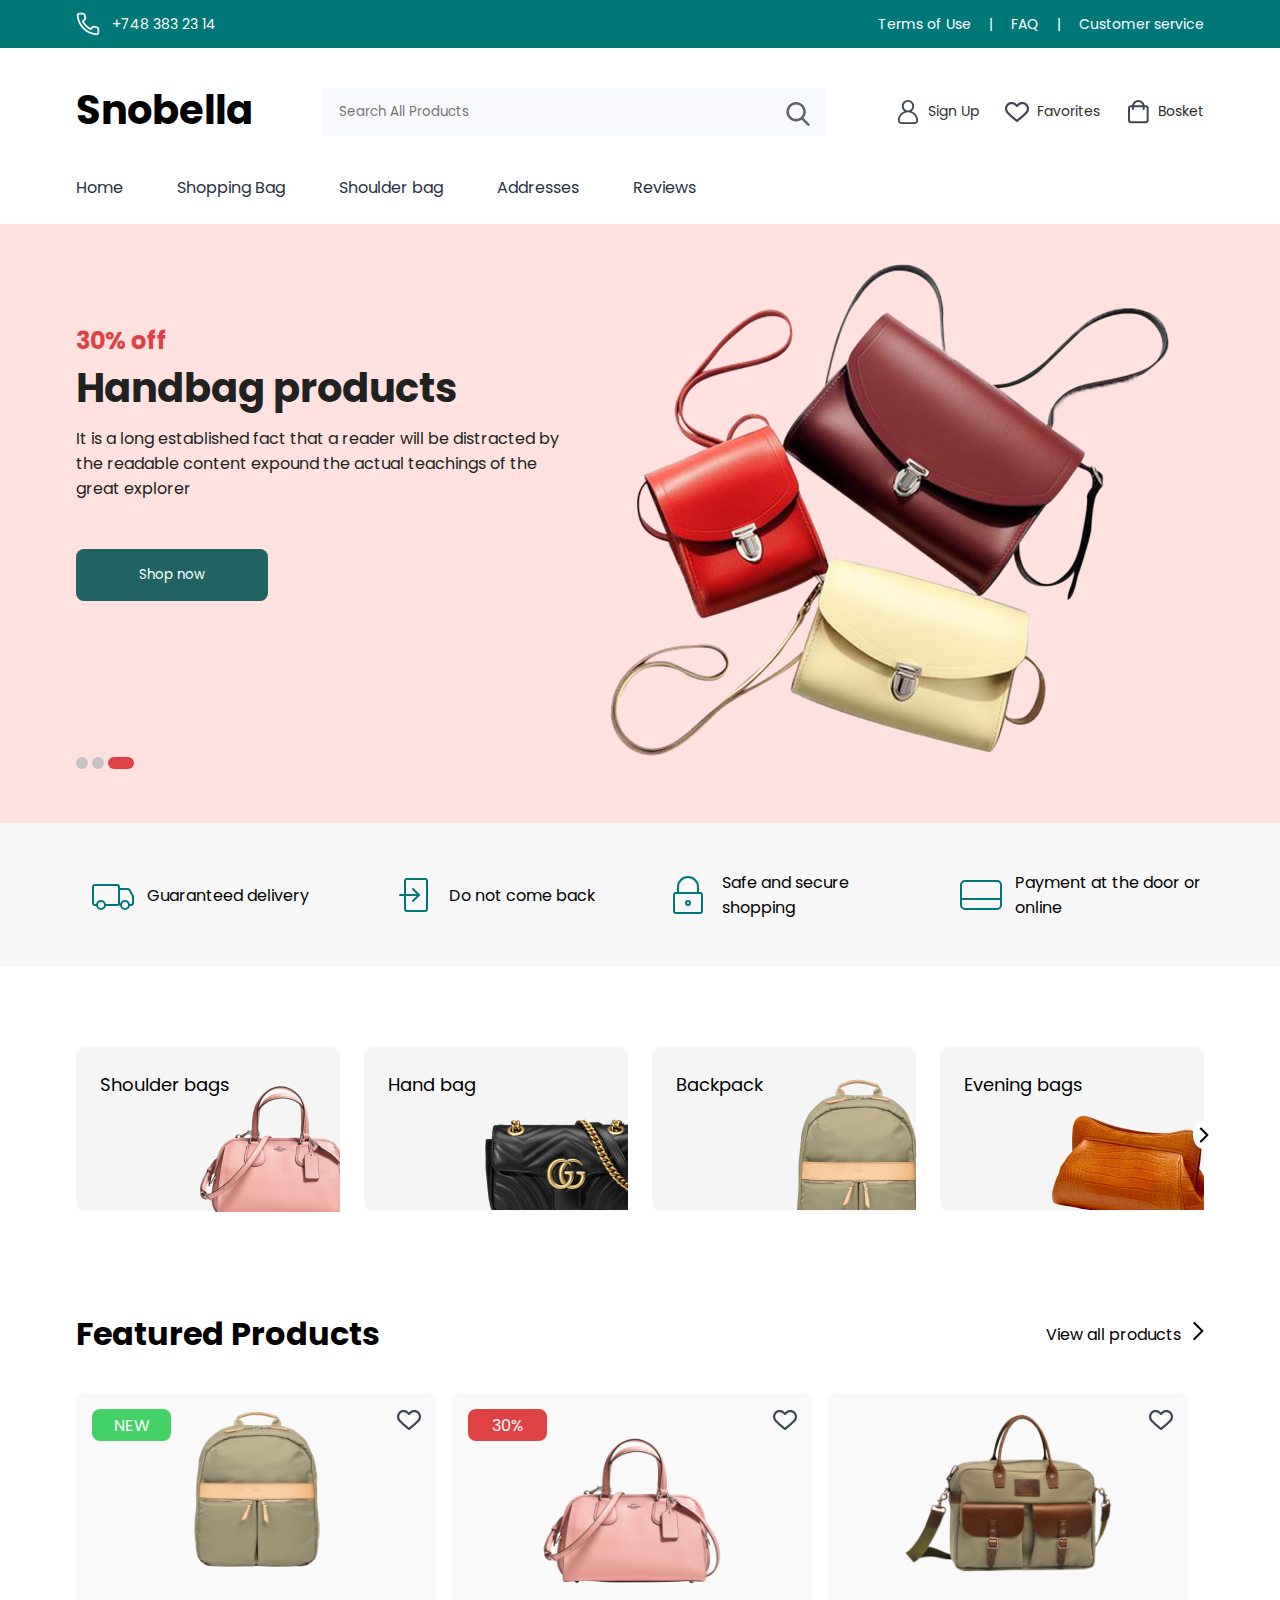
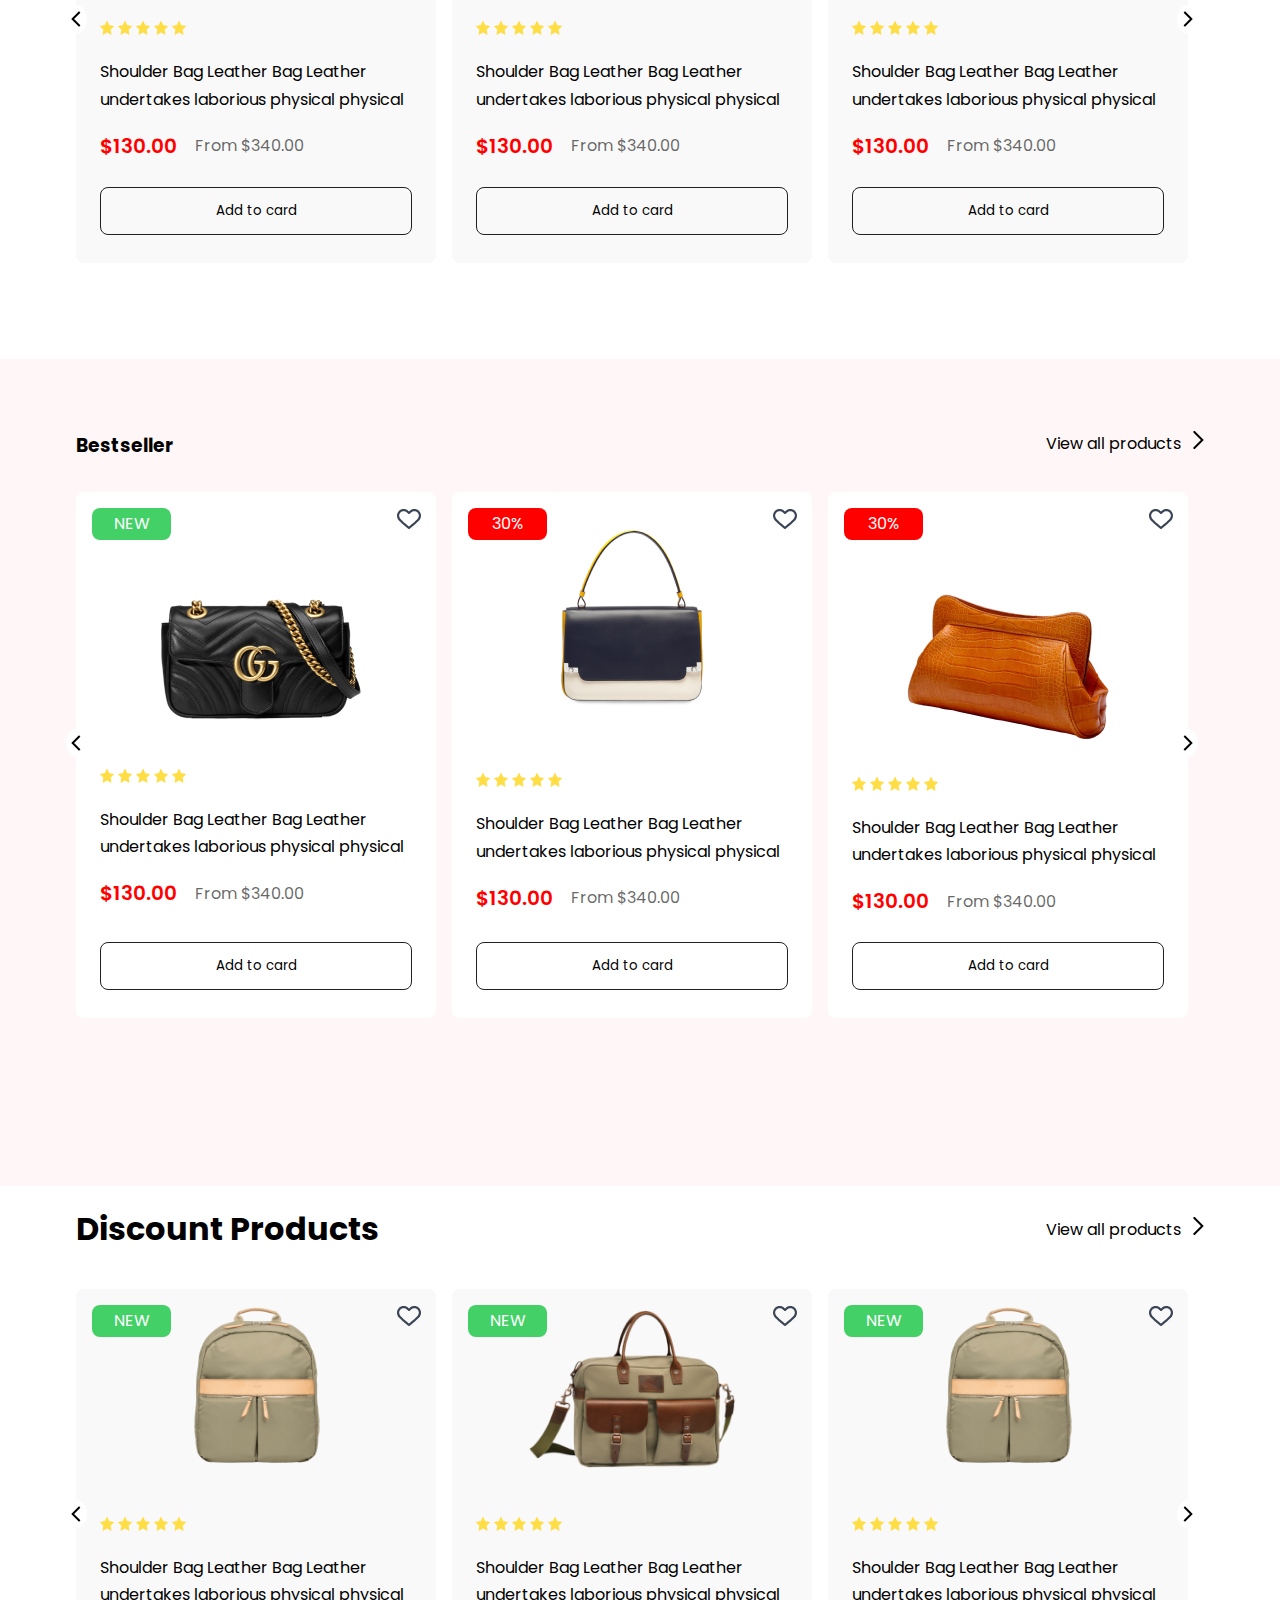
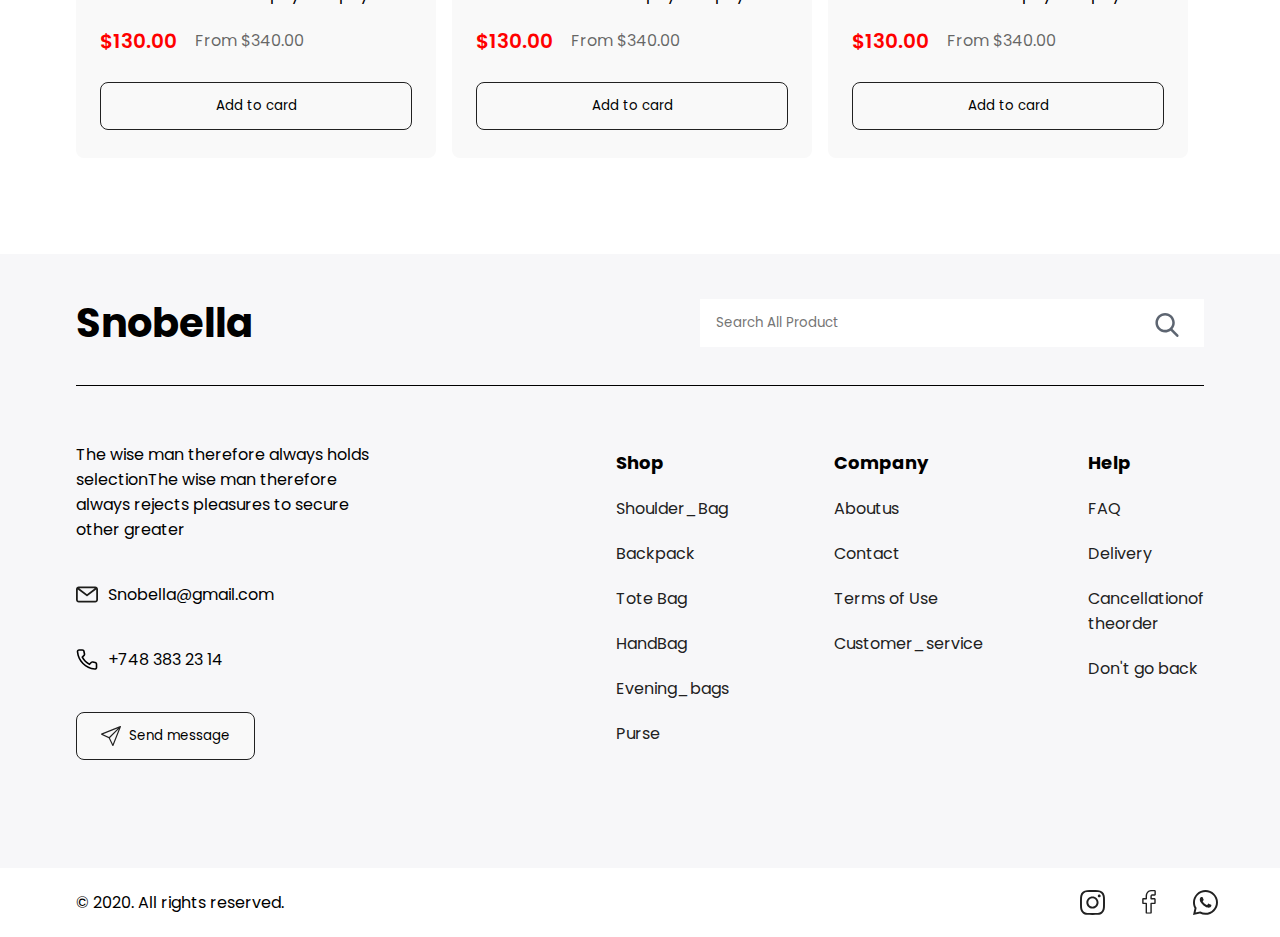
<file: index.html>
<!DOCTYPE html>
<html lang="en">

<head>
    <meta charset="UTF-8">
    <meta name="viewport" content="width=device-width, initial-scale=1.0">
    <title>Document</title>
    <link rel="preconnect" href="https://fonts.googleapis.com">
<link rel="preconnect" href="https://fonts.gstatic.com" crossorigin>
<link href="https://fonts.googleapis.com/css2?family=Poppins:ital,wght@0,100;0,200;0,300;0,400;0,500;0,600;0,700;0,800;0,900;1,100;1,200;1,300;1,400;1,500;1,600;1,700;1,800;1,900&display=swap" rel="stylesheet">
    <link rel="stylesheet" href="https://cdnjs.cloudflare.com/ajax/libs/font-awesome/6.5.1/css/all.min.css">
    <link rel="stylesheet" href="/assets/css/main.css">
</head>

<body>
    <header>
        <section class="topnav">
            <div class="container first">
                <div class="leftSide">
                    <img src="./assets/images/homeImg/icons/phone-call (3) 1.svg" alt="">
                    <p>+748 383 23 14</p>
                </div>
                <div class="rightSide">
                    <a href="">Terms of Use</a>
                    <div>|</div>
                    <a href="">FAQ</a>
                    <div>|</div>
                    <a href="">Customer service</a>
                </div>
            </div>
        </section>
        <section class="centernav">
            <div class="container second">
                <div class="centerTop">
                    <h1>Snobella</h1>
                    <div class="bar">
                        <input type="text" placeholder="Search All Products">
                        <img class="search" src="./assets/images/homeImg/icons/search 1.svg" alt="">
                    </div>


                    <div class="login">
                        <div>
                            <img src="./assets/images/homeImg/icons/avatar 1 (1).svg" alt="">
                            <p><a href="">Sign Up</a></p>
                        </div>
                        <div>
                            <img src="./assets/images/homeImg/icons/heart (2).svg" alt="">
                            <p><a href="./favorites.html">Favorites</a></p>
                        </div>
                        <div>
                            <img src="./assets/images/homeImg/icons/bag.svg" alt="">
                            <p><a href="">Bosket</a></p>
                        </div>
                        <i class="fa-solid fa-bars"></i>
                    </div>
                  
                </div>
                <div class="centerBottom">
                    <a href="./index.html">Home</a>
                    <a href="./shopping.html">Shopping Bag</a>
                    <a href="./shoulderbag.html">Shoulder bag</a>
                    <a href="./addresses.html">Addresses</a>
                    <a href="./reviews.html">Reviews</a>
                    <a class="pages" href="">Pages <i class='fas fa-chevron-down'></i></a>
                </div>
            </div>
        </section>
        <section class="mainnav">
             <div class="container formain">
               <div class="rightTexts">
                <h3>30% off</h3>
                <h2>Handbag products</h2>
                <p>It is a long established fact that a reader will be distracted by the readable content expound the actual teachings of the great explorer</p>
                <button>Shop now</button>
                <div class="ellipse">
                    <img src="./assets/images/homeImg/icons/Ellipse 24.svg" alt="">
                    <img src="./assets/images/homeImg/icons/Ellipse 24.svg" alt="">
                    <img src="./assets/images/homeImg/icons/Rectangle 890.svg" alt="">
                </div>
               </div>
               <div class="mainBg">
                <img src="./assets/images/homeImg/7771326b48a2887aa224f1621090d07b 1.png" alt="">
               </div>
             </div>
        </section>
        <section class="bottomnav">
             <div class="container forservices">
                 <div class="servicess">
                    <div class="service">
                        <img src="./assets/images/homeImg/icons/transport 1.svg" alt="">
                        <p>Guaranteed delivery</p>
                    </div>
                    <div class="service">
                        <img src="./assets/images/homeImg/icons/entrance.svg" alt="">
                        <p>Do not come back</p>
                    </div>
                    <div class="service">
                        <img src="./assets/images/homeImg/icons/lock-alt.svg" alt="">
                        <p>Safe and secure shopping</p>
                    </div>
                    <div class="service">
                        <img src="./assets/images/homeImg/icons/credit-card.svg" alt="">
                        <p>Payment at the door or online</p>
                    </div>
                 </div>
             </div>
        </section>
    </header>
    <section class="crossPage">
        <div class="container">
            <div class="items">
                <div class="item item1">
                    <p>Shoulder bags</p>
                    <img src="./assets/images/homeImg/kisspng-handbag-satchel-leather-coach-inc-tapestry-5adb94da175541 1.png" alt="">
                </div>
                <div class="item item2">
                    <p>Hand bag</p>
                    <img src="./assets/images/homeImg/kisspng-chanel-gucci-handbag-wallet-sell-my-gucci-bag-www-pixshark-com-images-galler-5b7def98c254a0 1.png" alt="">
                </div>
                <div class="item item3">
                    <p>Backpack</p>
                    <img src="./assets/images/homeImg/kisspng-bag-laptop-backpack-knomo-beauchamp-5b0bf6a37cde46 9.png" alt="">
                </div>
                <div class="item item4">
                    <p>Evening bags</p>
                    <img src="./assets/images/homeImg/5a34e83495d908 1.png" alt="">
                </div>
                <img src="./assets/images/homeImg/icons/Vector (2).svg" alt="" class="arrow">
            </div>
        </div>
           
    </section>
    <section id="products">
        <div class="container forproducts">
            <div class="producttop">
                <h3>Featured Products</h3>
                <p>View all products <img src="./assets/images/homeImg/icons/Vector (2).svg" alt=""></p>
            </div>
            <div class="productcards">
                <div class="card">
                   <img src="./assets/images/homeImg/icons/Vector (3).svg" alt="" class="arrow2">
                    <div class="new">NEW</div>
                    <div class="backbag">
                        <img class="" src="./assets/images/homeImg/kisspng-bag-laptop-backpack-knomo-beauchamp-5b0bf6a37cde46 7.png" alt="">
                        
                    </div>
                    

                    <div class="like">
                        <img src="./assets/images/homeImg/icons/heart (2).svg" alt="">
                    </div>
                    <div class="content">
                        <div class="stars">
                            <img src="./assets/images/homeImg/icons/star.svg" alt="">
                            <img src="./assets/images/homeImg/icons/star.svg" alt="">
                            <img src="./assets/images/homeImg/icons/star.svg" alt="">
                            <img src="./assets/images/homeImg/icons/star.svg" alt="">
                            <img src="./assets/images/homeImg/icons/star.svg" alt="">
                        </div>
                        <p>Shoulder Bag Leather Bag Leather 
                            undertakes laborious physical physical </p>
                            <h6>$130.00 <span> From $340.00</span></h6>

                    </div>
                    <button>Add to card</button>
                </div>
                <div class="card">
                    <div class="red">30%

                    </div>
                    <div class="backbag">
                        <img class="" src="./assets/images/homeImg/kisspng-handbag-satchel-leather-coach-inc-tapestry-5adb94da175541 2.png" alt="">

                    </div>
                   

                    <div class="like">
                        <img src="./assets/images/homeImg/icons/heart (2).svg" alt="">
                    </div>
                    <div class="content">
                        <div class="stars">
                            <img src="./assets/images/homeImg/icons/star.svg" alt="">
                            <img src="./assets/images/homeImg/icons/star.svg" alt="">
                            <img src="./assets/images/homeImg/icons/star.svg" alt="">
                            <img src="./assets/images/homeImg/icons/star.svg" alt="">
                            <img src="./assets/images/homeImg/icons/star.svg" alt="">
                        </div>
                        <p>Shoulder Bag Leather Bag Leather 
                            undertakes laborious physical physical </p>
                            <h6>$130.00 <span> From $340.00</span></h6>

                    </div>
                    <button>Add to card</button>
                </div>
                <div class="card">
                    
                    <div class="backbag">
                        <img class="" src="./assets/images/homeImg/kisspng-handbag-baggage-hand-luggage-leather-women-bag-5acd4069b62017 1.png" alt="">
                        
                    </div>
                   

                    <div class="like">
                        <img src="./assets/images/homeImg/icons/heart (2).svg" alt="">
                    </div>
                    <div class="content">
                        <div class="stars">
                            <img src="./assets/images/homeImg/icons/star.svg" alt="">
                            <img src="./assets/images/homeImg/icons/star.svg" alt="">
                            <img src="./assets/images/homeImg/icons/star.svg" alt="">
                            <img src="./assets/images/homeImg/icons/star.svg" alt="">
                            <img src="./assets/images/homeImg/icons/star.svg" alt="">
                        </div>
                        <p>Shoulder Bag Leather Bag Leather 
                            undertakes laborious physical physical </p>
                            <h6>$130.00  <span> From $340.00</span></h6>

                    </div>
                    <button>Add to card</button>
                <img src="./assets/images/homeImg/icons/Vector (2).svg" alt="" class="arrow">

                </div>
                
            </div>

        </div>

    </section>
    <section id="productstwo">
        <div class="container forproductstwo">
            <div class="producttoptwo">
                <h3>Bestseller</h3>
                <p>View all products  <img src="./assets/images/homeImg/icons/Vector (2).svg" alt=""></p>
            </div>
            <div class="productcards">
                <div class="cardtwo">
                    <div class="new">NEW

                    </div>
                   <img src="./assets/images/homeImg/icons/Vector (3).svg" alt="" class="arrow2">

                    <div class="bag1">
                        <img  src="./assets/images/homeImg/kisspng-chanel-gucci-handbag-wallet-sell-my-gucci-bag-www-pixshark-com-images-galler-5b7def98c254a0 2.png" alt="">

                    </div>
                   

                    <div class="like">
                        <img src="./assets/images/homeImg/icons/heart (2).svg" alt="">
                    </div>
                    <div class="content">
                        <div class="stars">
                            <img src="./assets/images/homeImg/icons/star.svg" alt="">
                            <img src="./assets/images/homeImg/icons/star.svg" alt="">
                            <img src="./assets/images/homeImg/icons/star.svg" alt="">
                            <img src="./assets/images/homeImg/icons/star.svg" alt="">
                            <img src="./assets/images/homeImg/icons/star.svg" alt="">
                        </div>
                        <p>Shoulder Bag Leather Bag Leather 
                            undertakes laborious physical physical </p>
                            <h6>$130.00 <span> From $340.00</span></h6>

                    </div>
                    <button>Add to card</button>
                </div>
                <div class="cardtwo">
                    <div class="red">30%

                    </div>
                    <div class="bag2">
                        <img class="" src="./assets/images/homeImg/kisspng-lancel-handbag-leather-clothing-accessories-women-bag-5abc8960466306 1.png" alt="">

                    </div>
                   

                    <div class="like">
                        <img src="./assets/images/homeImg/icons/heart (2).svg" alt="">
                    </div>
                    <div class="content">
                        <div class="stars">
                            <img src="./assets/images/homeImg/icons/star.svg" alt="">
                            <img src="./assets/images/homeImg/icons/star.svg" alt="">
                            <img src="./assets/images/homeImg/icons/star.svg" alt="">
                            <img src="./assets/images/homeImg/icons/star.svg" alt="">
                            <img src="./assets/images/homeImg/icons/star.svg" alt="">
                        </div>
                        <p>Shoulder Bag Leather Bag Leather 
                            undertakes laborious physical physical </p>
                            <h6>$130.00 <span> From $340.00</span></h6>

                    </div>
                    <button>Add to card</button>
                </div>
                <div class="cardtwo">
                    <div class="red">30%

                    </div>
                    <img src="./assets/images/homeImg/icons/Vector (2).svg" alt="" class="arrow">

                    <div class="bag3">
                        <img class="" src="./assets/images/homeImg/5a34e83495d908 2.png" alt="">

                    </div>
                   

                    <div class="like">
                        <img src="./assets/images/homeImg/icons/heart (2).svg" alt="">
                    </div>
                    <div class="content">
                        <div class="stars">
                            <img src="./assets/images/homeImg/icons/star.svg" alt="">
                            <img src="./assets/images/homeImg/icons/star.svg" alt="">
                            <img src="./assets/images/homeImg/icons/star.svg" alt="">
                            <img src="./assets/images/homeImg/icons/star.svg" alt="">
                            <img src="./assets/images/homeImg/icons/star.svg" alt="">
                        </div>
                        <p>Shoulder Bag Leather Bag Leather 
                            undertakes laborious physical physical </p>
                            <h6>$130.00 <span> From $340.00</span></h6>

                    </div>
                    <button>Add to card</button>
                </div>
            </div>

        </div>

    </section>
    <section>
        <div class="container forproducts">
            <div class="producttop">
                <h3>Discount Products</h3>
                <p>View all products  <img src="./assets/images/homeImg/icons/Vector (2).svg" alt=""></p>
                
            </div>
            <div class="productcards">
                <div class="card">
                <img src="./assets/images/homeImg/icons/Vector (3).svg" alt="" class="arrow2">
                    
                    <div class="new">NEW

                    </div>
                    <div class="backbag">
                        <img class="" src="./assets/images/homeImg/kisspng-bag-laptop-backpack-knomo-beauchamp-5b0bf6a37cde46 7.png" alt="">

                    </div>
                   

                    <div class="like">
                        <img src="./assets/images/homeImg/icons/heart (2).svg" alt="">
                    </div>
                    <div class="content">
                        <div class="stars">
                            <img src="./assets/images/homeImg/icons/star.svg" alt="">
                            <img src="./assets/images/homeImg/icons/star.svg" alt="">
                            <img src="./assets/images/homeImg/icons/star.svg" alt="">
                            <img src="./assets/images/homeImg/icons/star.svg" alt="">
                            <img src="./assets/images/homeImg/icons/star.svg" alt="">
                        </div>
                        <p>Shoulder Bag Leather Bag Leather 
                            undertakes laborious physical physical </p>
                            <h6>$130.00 <span> From $340.00</span></h6>

                    </div>
                    <button>Add to card</button>
                </div>
                <div class="card">
                    <div class="new">NEW

                    </div>
                    <div class="backbag">
                        <img class="" src="./assets/images/homeImg/kisspng-handbag-baggage-hand-luggage-leather-women-bag-5acd4069b62017 1.png" alt="">


                    </div>
                   
                    <div class="like">
                        <img src="./assets/images/homeImg/icons/heart (2).svg" alt="">
                    </div>
                    <div class="content">
                        <div class="stars">
                            <img src="./assets/images/homeImg/icons/star.svg" alt="">
                            <img src="./assets/images/homeImg/icons/star.svg" alt="">
                            <img src="./assets/images/homeImg/icons/star.svg" alt="">
                            <img src="./assets/images/homeImg/icons/star.svg" alt="">
                            <img src="./assets/images/homeImg/icons/star.svg" alt="">
                        </div>
                        <p>Shoulder Bag Leather Bag Leather 
                            undertakes laborious physical physical </p>
                            <h6>$130.00 <span> From $340.00</span></h6>

                    </div>
                    <button>Add to card</button>
                </div>
                <div class="card">
                <img src="./assets/images/homeImg/icons/Vector (2).svg" alt="" class="arrow">
                    <div class="new">NEW

                    </div>
                    <div class="backbag">
                        <img class="" src="./assets/images/homeImg/kisspng-bag-laptop-backpack-knomo-beauchamp-5b0bf6a37cde46 7.png" alt="">

                    </div>
                    
                


                    <div class="like">
                        <img src="./assets/images/homeImg/icons/heart (2).svg" alt="">
                    </div>
                    <div class="content">
                        <div class="stars">
                            <img src="./assets/images/homeImg/icons/star.svg" alt="">
                            <img src="./assets/images/homeImg/icons/star.svg" alt="">
                            <img src="./assets/images/homeImg/icons/star.svg" alt="">
                            <img src="./assets/images/homeImg/icons/star.svg" alt="">
                            <img src="./assets/images/homeImg/icons/star.svg" alt="">
                        </div>
                        <p>Shoulder Bag Leather Bag Leather 
                            undertakes laborious physical physical </p>
                            <h6>$130.00 <span> From $340.00</span></h6>

                    </div>
                    <button>Add to card</button>
                </div>
            </div>

        </div>

    </section>
    <footer>
        <div class="container">
            <div class="companents">
                <div class="top">
                    <h1>Snobella</h1>
                   <div class="bar">
                    <input type="text" placeholder="Search All Product">
                    <img class="search" src="./assets/images/homeImg/icons/search 1.svg" alt="">
                   </div>
                </div>
                <div class="center">
                  <div class="info">
                    <p>The wise man therefore always holds selectionThe wise man therefore always rejects pleasures to secure other greater</p>
                    <p><img src="./assets/images/homeImg/icons/email (3) 1.svg" alt=""> Snobella@gmail.com</p>
                    <p><img src="./assets/images/homeImg/icons/Vector (1).svg" alt=""> +748 383 23 14</p>
                    <button>
                        <img src="./assets/images/homeImg/icons/send 1.svg" alt="">
                        <p>Send message</p>
                    </button>
                 </div>
                <div class="pages">
                    <div class="shop">
                        <h3>Shop</h3>
                        <a href="">Shoulder_Bag</a>
                        <a href="">Backpack</a>
                        <a href="">Tote Bag</a>
                        <a href="">HandBag</a>
                        <a href="">Evening_bags</a>
                        <a href="">Purse</a>
                   </div>
                   <div class="company">
                       <h3>Company</h3>
                       <a href="">Aboutus</a>
                       <a href="">Contact</a>
                       <a href="">Terms of Use</a>
                       <a href="">Customer_service</a>
                    </div>
                      <div class="help">
                       <h3>Help</h3>
                       <a href="">FAQ</a>
                       <a href="">Delivery</a>
                       <a href="">Cancellationof theorder</a>
                       <a href="">Don't go back</a>
                      </div>
                </div>
                </div>
               
            </div>
        </div>
    </footer>
    <div class="container">
           <div class="bottom">
            <p>© 2020. All rights reserved.</p>
            <div>
             <img src="./assets/images/homeImg/icons/instagram (1).svg" alt="">
             <img src="./assets/images/homeImg/icons/facebook (6).svg" alt="">
             <img src="./assets/images/homeImg/icons/whatsapp.svg" alt="">
            </div>
           </div>
    </div>
</body>

</html>
</file>
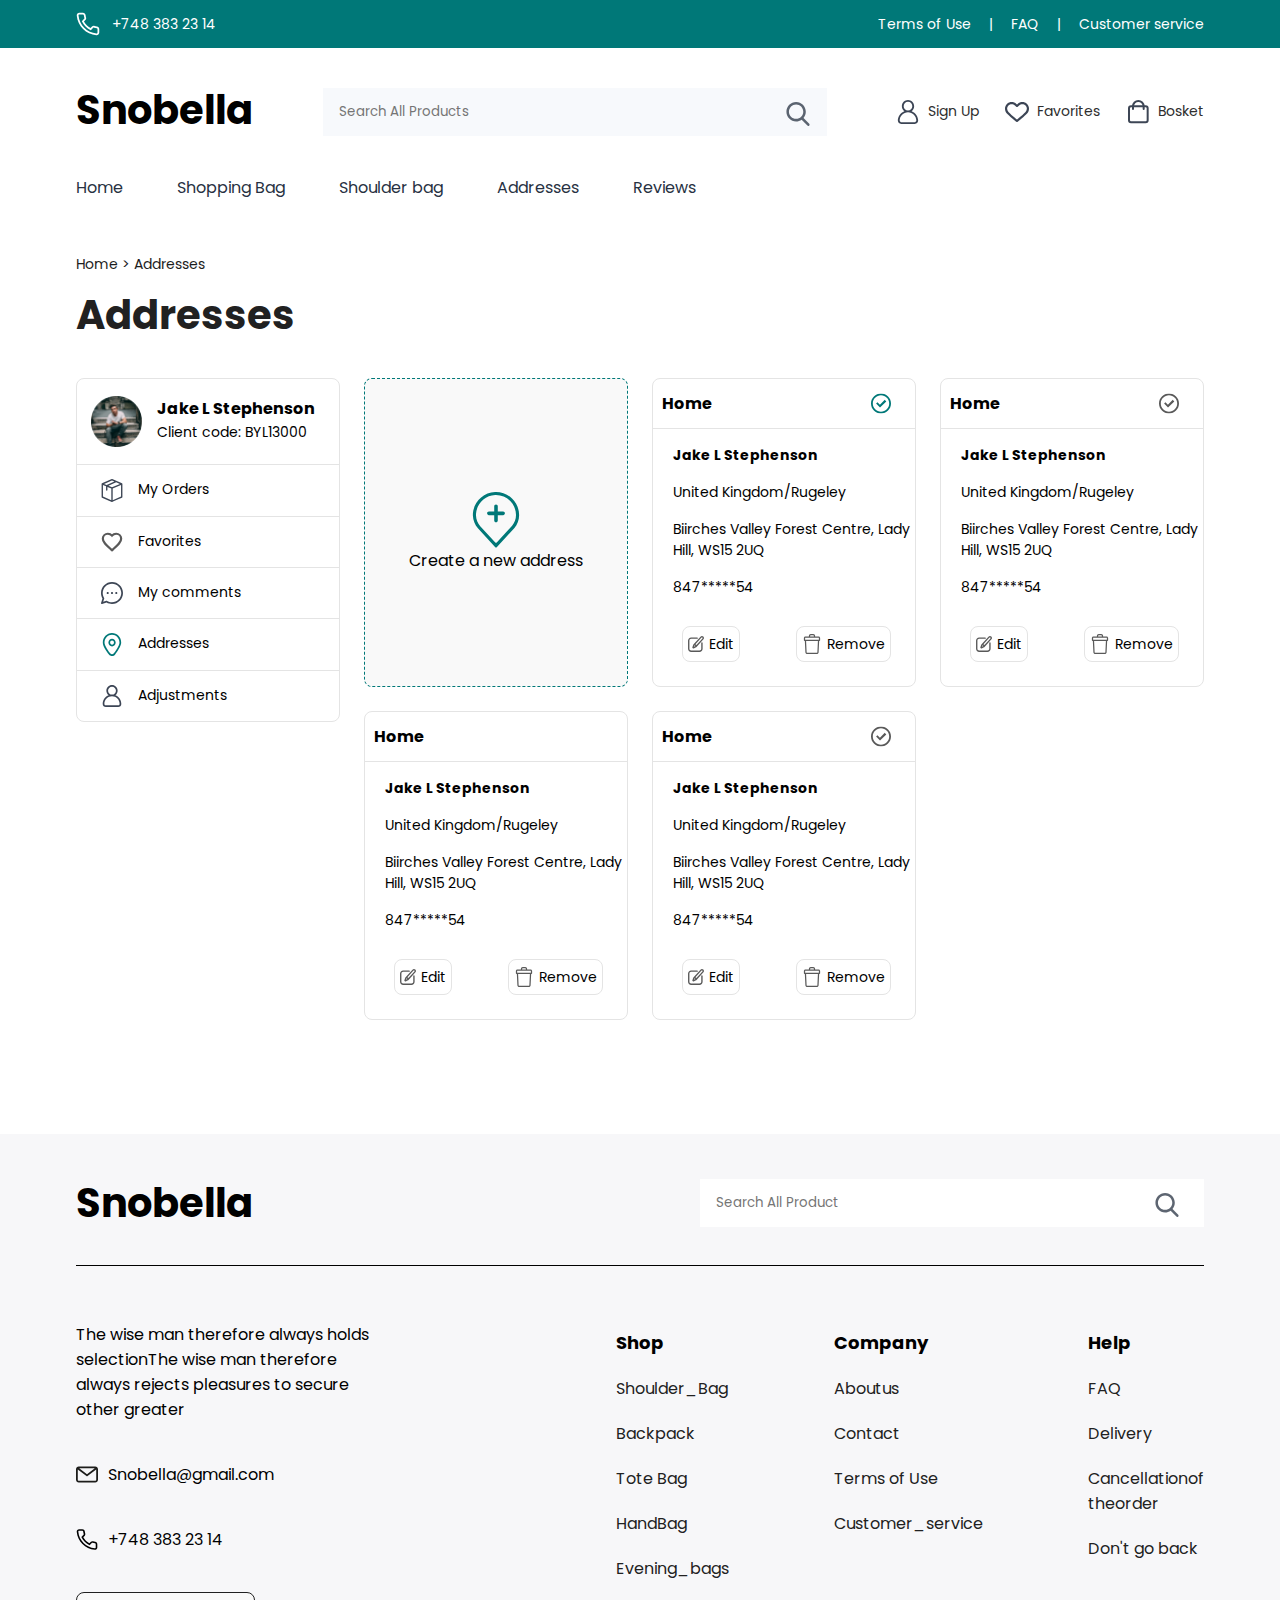
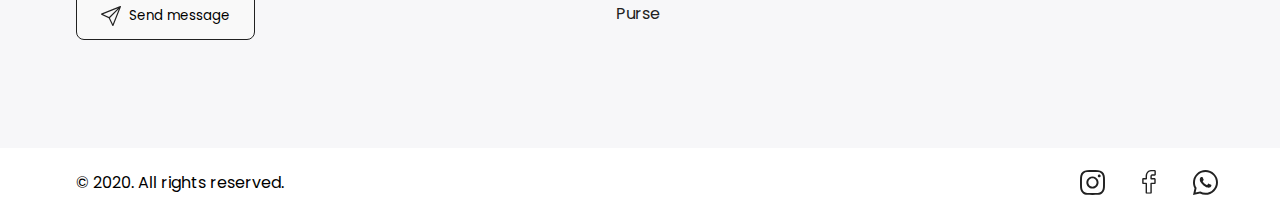
<file: addresses.html>
<!DOCTYPE html>
<html lang="en">

<head>
    <meta charset="UTF-8">
    <meta name="viewport" content="width=device-width, initial-scale=1.0">
    <title>Document</title>
    <link
        href="https://fonts.googleapis.com/css2?family=Poppins:ital,wght@0,100;0,200;0,300;0,400;0,500;0,600;0,700;0,800;0,900;1,100;1,200;1,300;1,400;1,500;1,600;1,700;1,800;1,900&display=swap"
        rel="stylesheet">
    <link rel="stylesheet" href="https://cdnjs.cloudflare.com/ajax/libs/font-awesome/6.5.1/css/all.min.css">


    <link rel="stylesheet" href="./assets/css/main.css">
</head>

<body>
    <header>
        <section class="topnav">
            <div class="container first">
                <div class="leftSide">
                    <img src="./assets/images/homeImg/icons/phone-call (3) 1.svg" alt="">
                    <p>+748 383 23 14</p>
                </div>
                <div class="rightSide">
                    <a href="">Terms of Use</a>
                    <div>|</div>
                    <a href="">FAQ</a>
                    <div>|</div>
                    <a href="">Customer service</a>
                </div>
            </div>
        </section>
        <section class="centernav">
            <div class="container second">
                <div class="centerTop">
                    <h1>Snobella</h1>
                    <div class="bar">
                        <input type="text" placeholder="Search All Products">
                        <img class="search" src="./assets/images/homeImg/icons/search 1.svg" alt="">
                    </div>


                    <div class="login">
                        <div>
                            <img src="./assets/images/homeImg/icons/avatar 1 (1).svg" alt="">
                            <p><a href="">Sign Up</a></p>
                        </div>
                        <div>
                            <img src="./assets/images/homeImg/icons/heart (2).svg" alt="">
                            <p><a href="./favorites.html">Favorites</a></p>
                        </div>
                        <div>
                            <img src="./assets/images/homeImg/icons/bag.svg" alt="">
                            <p><a href="">Bosket</a></p>
                        </div>
                        <i class="fa-solid fa-bars"></i>
                    </div>

                </div>
                <div class="centerBottom">

                    <a href="./index.html">Home</a>
                    <a href="./shopping.html">Shopping Bag</a>
                    <a href="./shoulderbag.html">Shoulder bag</a>
                    <a href="./addresses.html">Addresses</a>
                    <a class="pages" href="">Pages</a>
                    <a href="./reviews.html">Reviews</a>
                </div>
            </div>
        </section>
        <div class="container forsholder">
            <div class="sholder">
                <p>Home > Addresses</p>
                <h2>Addresses</h2>
            </div>

        </div>
    </header>
    <section>
        <div class="container foraddresses">
            <div class="client">
                <div class="leftbox">
                    <div class="clientdesc">
                        <img src="./assets/images/homeImg/Ellipse 33.png" alt="">
                        <div class="jake">
                            <h6>Jake L Stephenson</h6>
                            <p>Client code: BYL13000</p>
                        </div>
                    </div>
                    <div class="info">
                        <img src="./assets/images/homeImg/icons/box (1) 1.svg" alt="">
                        <p>My Orders</p>
                    </div>
                    <div class="info">
                        <img src="./assets/images/homeImg/icons/favourite1.svg" alt="">
                        <p>Favorites</p>
                    </div>
                    <div class="info">
                        <img src="./assets/images/homeImg/icons/messenger 1.svg" alt="">
                        <p>My comments</p>
                    </div>
                    <div class="info">
                        <img src="./assets/images/homeImg/icons/location (2) 1.svg" alt="">
                        <p>Addresses</p>
                    </div>
                    <div class="info">
                        <img src="./assets/images/homeImg/icons/avatar 2.svg" alt="">
                        <p>Adjustments</p>
                    </div>
                </div>
                <div class="rightboxes">
                    <div class="place">
                        <img src="./assets/images/homeImg/icons/placeholder 1.svg" alt="">
                        <p>Create a new address</p>
                    </div>
                    <div class="descriptions">
                        <div class="home">
                            <h4>Home</h4>
                            <img src="./assets/images/homeImg/icons/done 1.svg" alt="">
                        </div>
                        <p class="name">Jake L Stephenson</p>
                        <p>United Kingdom/Rugeley</p>
                        <p>Biirches Valley Forest Centre, Lady Hill, WS15 2UQ</p>
                        <p>847*****54</p>
                        <div class="actions">
                            <div>
                                <img src="./assets/images/homeImg/icons/edit-button 1.svg" alt="">
                                <p>Edit</p>
                            </div>
                            <div>
                                <img src="./assets/images/homeImg/icons/trash 1.svg" alt="">
                                <p>Remove</p>
                            </div>
                        </div>
                    </div>
                    <div class="descriptions">
                        <div class="home">
                            <h4>Home</h4>
                            <img src="./assets/images/homeImg/icons/done 2.svg" alt="">
                        </div>
                        <p class="name">Jake L Stephenson</p>
                        <p>United Kingdom/Rugeley</p>
                        <p>Biirches Valley Forest Centre, Lady Hill, WS15 2UQ</p>
                        <p>847*****54</p>
                        <div class="actions">
                            <div>
                                <img src="./assets/images/homeImg/icons/edit-button 1.svg" alt="">
                                <p>Edit</p>
                            </div>
                            <div>
                                <img src="./assets/images/homeImg/icons/trash 1.svg" alt="">
                                <p>Remove</p>
                            </div>
                        </div>
                    </div>
                    <div class="descriptions">
                        <div class="home">
                            <h4>Home</h4>

                        </div>
                        <p class="name">Jake L Stephenson</p>
                        <p>United Kingdom/Rugeley</p>
                        <p>Biirches Valley Forest Centre, Lady Hill, WS15 2UQ</p>
                        <p>847*****54</p>
                        <div class="actions">
                            <div>
                                <img src="./assets/images/homeImg/icons/edit-button 1.svg" alt="">
                                <p>Edit</p>
                            </div>
                            <div>
                                <img src="./assets/images/homeImg/icons/trash 1.svg" alt="">
                                <p>Remove</p>
                            </div>
                        </div>
                    </div>
                    <div class="descriptions">
                        <div class="home">
                            <h4>Home</h4>
                            <img src="./assets/images/homeImg/icons//done 2.svg" alt="">
                        </div>
                        <p class="name">Jake L Stephenson</p>
                        <p>United Kingdom/Rugeley</p>
                        <p>Biirches Valley Forest Centre, Lady Hill, WS15 2UQ</p>
                        <p>847*****54</p>
                        <div class="actions">
                            <div>
                                <img src="./assets/images/homeImg/icons/edit-button 1.svg" alt="">
                                <p>Edit</p>
                            </div>
                            <div>
                                <img src="./assets/images/homeImg/icons/trash 1.svg" alt="">
                                <p>Remove</p>
                            </div>
                        </div>
                    </div>

                </div>
            </div>

        </div>
    </section>
    <footer>
        <div class="container">
            <div class="companents">
                <div class="top">
                    <h1>Snobella</h1>
                   <div class="bar">
                    <input type="text" placeholder="Search All Product">
                    <img class="search" src="./assets/images/homeImg/icons/search 1.svg" alt="">
                   </div>
                </div>
                <div class="center">
                  <div class="info">
                    <p>The wise man therefore always holds selectionThe wise man therefore always rejects pleasures to secure other greater</p>
                    <p><img src="./assets/images/homeImg/icons/email (3) 1.svg" alt=""> Snobella@gmail.com</p>
                    <p><img src="./assets/images/homeImg/icons/Vector (1).svg" alt=""> +748 383 23 14</p>
                    <button>
                        <img src="./assets/images/homeImg/icons/send 1.svg" alt="">
                        <p>Send message</p>
                    </button>
                 </div>
                <div class="pages">
                    <div class="shop">
                        <h3>Shop</h3>
                        <a href="">Shoulder_Bag</a>
                        <a href="">Backpack</a>
                        <a href="">Tote Bag</a>
                        <a href="">HandBag</a>
                        <a href="">Evening_bags</a>
                        <a href="">Purse</a>
                   </div>
                   <div class="company">
                       <h3>Company</h3>
                       <a href="">Aboutus</a>
                       <a href="">Contact</a>
                       <a href="">Terms of Use</a>
                       <a href="">Customer_service</a>
                    </div>
                      <div class="help">
                       <h3>Help</h3>
                       <a href="">FAQ</a>
                       <a href="">Delivery</a>
                       <a href="">Cancellationof theorder</a>
                       <a href="">Don't go back</a>
                      </div>
                </div>
                </div>
               
            </div>
        </div>
    </footer>
    <div class="container">
           <div class="bottom">
            <p>© 2020. All rights reserved.</p>
            <div>
             <img src="./assets/images/homeImg/icons/instagram (1).svg" alt="">
             <img src="./assets/images/homeImg/icons/facebook (6).svg" alt="">
             <img src="./assets/images/homeImg/icons/whatsapp.svg" alt="">
            </div>
           </div>
    </div>
</body>

</html>
</file>
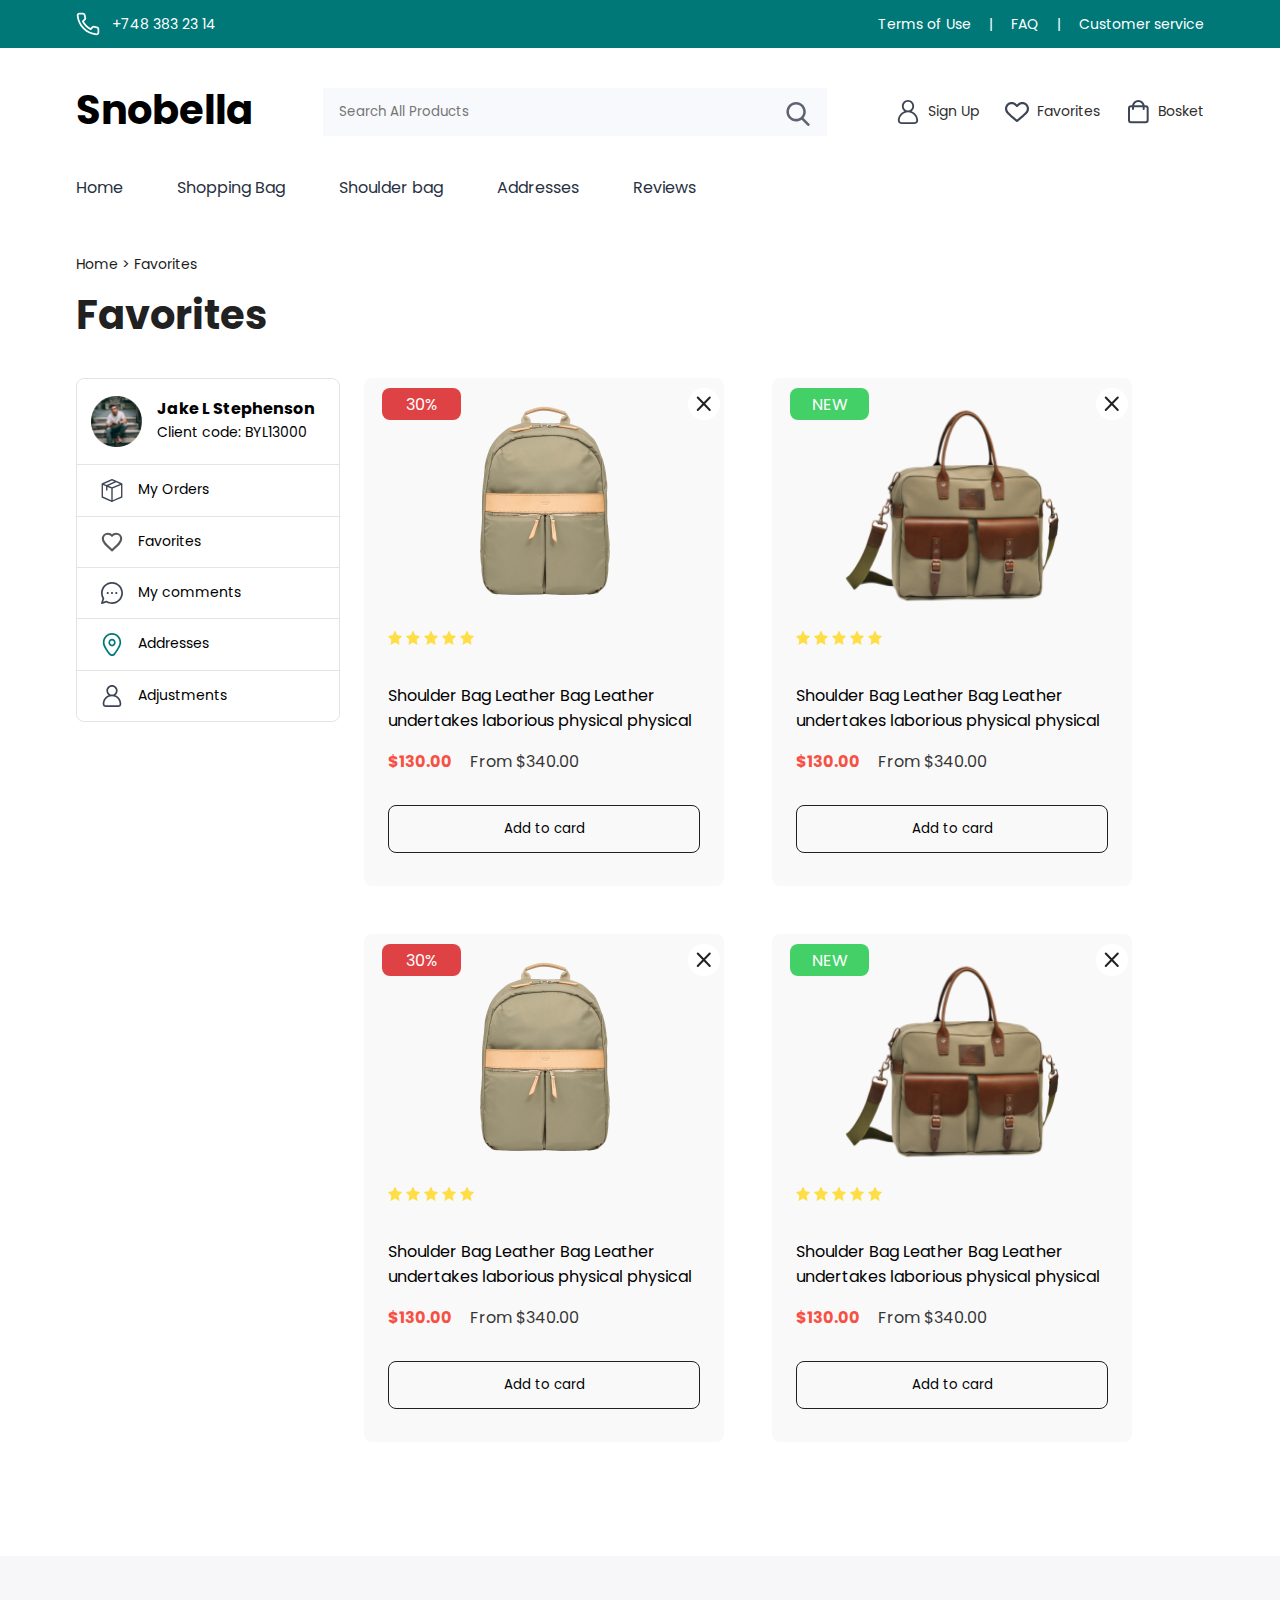
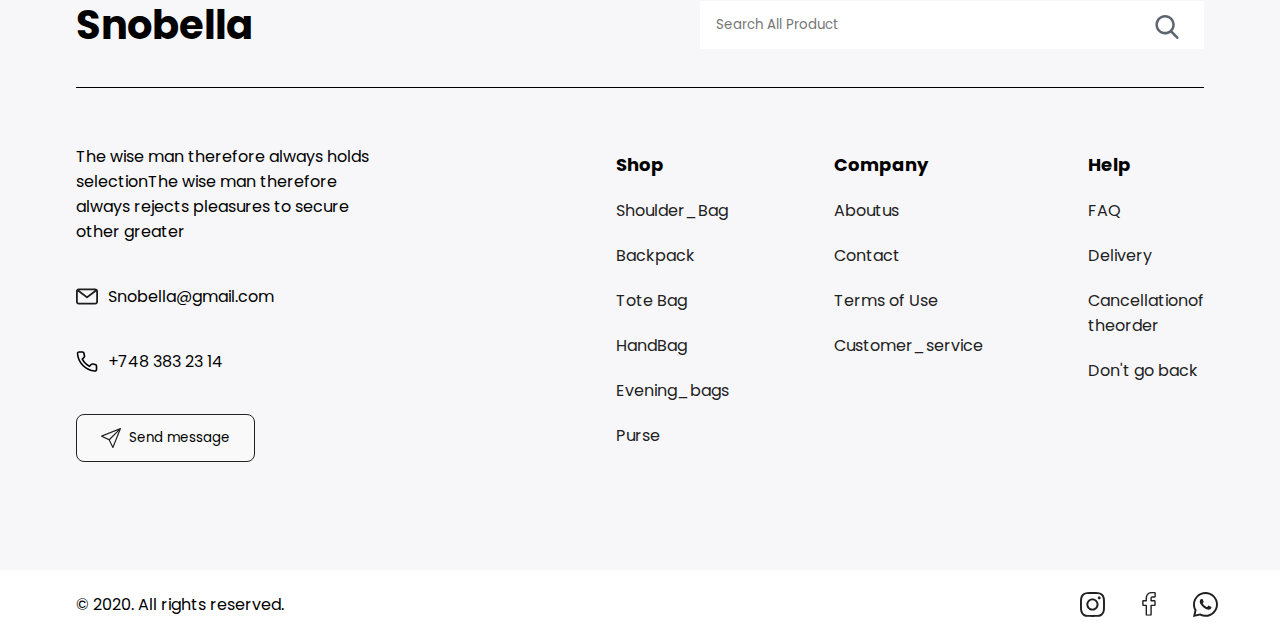
<file: favorites.html>
<!DOCTYPE html>
<html lang="en">

<head>
    <meta charset="UTF-8">
    <meta name="viewport" content="width=device-width, initial-scale=1.0">
    <link
        href="https://fonts.googleapis.com/css2?family=Poppins:ital,wght@0,100;0,200;0,300;0,400;0,500;0,600;0,700;0,800;0,900;1,100;1,200;1,300;1,400;1,500;1,600;1,700;1,800;1,900&display=swap"
        rel="stylesheet">
    <link rel="stylesheet" href="https://cdnjs.cloudflare.com/ajax/libs/font-awesome/6.5.1/css/all.min.css">


    <link rel="stylesheet" href="./assets/css/main.css">
    <title>Document</title>
</head>

<body>
    <header>
        <section class="topnav">
            <div class="container first">
                <div class="leftSide">
                    <img src="./assets/images/homeImg/icons/phone-call (3) 1.svg" alt="">
                    <p>+748 383 23 14</p>
                </div>
                <div class="rightSide">
                    <a href="">Terms of Use</a>
                    <div>|</div>
                    <a href="">FAQ</a>
                    <div>|</div>
                    <a href="">Customer service</a>
                </div>
            </div>
        </section>
        <section class="centernav">
            <div class="container second">
                <div class="centerTop">
                    <h1>Snobella</h1>
                    <div class="bar">
                        <input type="text" placeholder="Search All Products">
                        <img class="search" src="./assets/images/homeImg/icons/search 1.svg" alt="">
                    </div>


                    <div class="login">
                        <div>
                            <img src="./assets/images/homeImg/icons/avatar 1 (1).svg" alt="">
                            <p><a href="">Sign Up</a></p>
                        </div>
                        <div>
                            <img src="./assets/images/homeImg/icons/heart (2).svg" alt="">
                            <p><a href="./favorites.html">Favorites</a></p>
                        </div>
                        <div>
                            <img src="./assets/images/homeImg/icons/bag.svg" alt="">
                            <p><a href="">Bosket</a></p>
                        </div>
                        <i class="fa-solid fa-bars"></i>
                    </div>

                </div>
                <div class="centerBottom">

                    <a href="./index.html">Home</a>
                    <a href="./shopping.html">Shopping Bag</a>
                    <a href="./shoulderbag.html">Shoulder bag</a>
                    <a href="./addresses.html">Addresses</a>
                    <a class="pages" href="">Pages</a>
                    <a href="./reviews.html">Reviews</a>
                </div>
            </div>
        </section>
        <div class="container forsholder">
            <div class="sholder">
                <p>Home > Favorites</p>
                <h2>Favorites</h2>
            </div>

        </div>
    </header>

    <section>
        <div class="container forfavorites">
            <div class="client">
                <div class="leftbox">
                    <div class="clientdesc">
                        <img src="./assets/images/homeImg/Ellipse 33.png" alt="">
                        <div class="jake">
                            <h6>Jake L Stephenson</h6>
                            <p>Client code: BYL13000</p>
                        </div>
                    </div>
                    <div class="info">
                        <img src="./assets/images/homeImg/icons/box (1) 1.svg" alt="">
                        <p>My Orders</p>
                    </div>
                    <div class="info">
                        <img src="./assets/images/homeImg/icons/favourite1.svg" alt="">
                        <p>Favorites</p>
                    </div>
                    <div class="info">
                        <img src="./assets/images/homeImg/icons/messenger 1.svg" alt="">
                        <p>My comments</p>
                    </div>
                    <div class="info">
                        <img src="./assets/images/homeImg/icons/location (2) 1.svg" alt="">
                        <p>Addresses</p>
                    </div>
                    <div class="info">
                        <img src="./assets/images/homeImg/icons/avatar 2.svg" alt="">
                        <p>Adjustments</p>
                    </div>
                </div>
                <div class="rightBox">
                    <div class="item">
                        <div class="discount">30%</div>
                        <div class="close"><img src="./assets/images/homeImg/icons/close.svg" alt=""></div>
                        <img class="bag" src="./assets/images/homeImg/kisspng-bag-laptop-backpack-knomo-beauchamp-5b0bf6a37cde46 7.png"
                            alt="">
                        <div class="stars">
                            <img src="./assets/images/homeImg/icons/star.svg" alt="">
                            <img src="./assets/images/homeImg/icons/star.svg" alt="">
                            <img src="./assets/images/homeImg/icons/star.svg" alt="">
                            <img src="./assets/images/homeImg/icons/star.svg" alt="">
                            <img src="./assets/images/homeImg/icons/star.svg" alt="">
                        </div>
                        <p class="about">Shoulder Bag Leather Bag Leather undertakes laborious physical physical</p>
                        <div class="price">
                            <h4>$130.00</h4>
                            <p>From $340.00</p>
                        </div>
                        <button>Add to card</button>

                    </div>
                    <div class="item">
                        <div class="new">NEW</div>
                        <div class="close"><img src="./assets/images/homeImg/icons/close.svg" alt=""></div>
                        <img class="bag" src="./assets/images/homeImg/kisspng-handbag-baggage-hand-luggage-leather-women-bag-5acd4069b62017 1.png"
                            alt="">
                        <div class="stars">
                            <img src="./assets/images/homeImg/icons/star.svg" alt="">
                            <img src="./assets/images/homeImg/icons/star.svg" alt="">
                            <img src="./assets/images/homeImg/icons/star.svg" alt="">
                            <img src="./assets/images/homeImg/icons/star.svg" alt="">
                            <img src="./assets/images/homeImg/icons/star.svg" alt="">
                        </div>
                        <p class="about">Shoulder Bag Leather Bag Leather undertakes laborious physical physical</p>
                        <div class="price">
                            <h4>$130.00</h4>
                            <p>From $340.00</p>
                        </div>
                        <button>Add to card</button>

                    </div>
                    <div class="item">
                        <div class="discount">30%</div>
                        <div class="close"><img src="./assets/images/homeImg/icons/close.svg" alt=""></div>
                        <img class="bag" src="./assets/images/homeImg/kisspng-bag-laptop-backpack-knomo-beauchamp-5b0bf6a37cde46 7.png"
                            alt="">
                        <div class="stars">
                            <img src="./assets/images/homeImg/icons/star.svg" alt="">
                            <img src="./assets/images/homeImg/icons/star.svg" alt="">
                            <img src="./assets/images/homeImg/icons/star.svg" alt="">
                            <img src="./assets/images/homeImg/icons/star.svg" alt="">
                            <img src="./assets/images/homeImg/icons/star.svg" alt="">
                        </div>
                        <p class="about">Shoulder Bag Leather Bag Leather undertakes laborious physical physical</p>
                        <div class="price">
                            <h4>$130.00</h4>
                            <p>From $340.00</p>
                        </div>
                        <button>Add to card</button>

                    </div>
                    <div class="item">
                        <div class="new">NEW</div>
                        <div class="close"><img src="./assets/images/homeImg/icons/close.svg" alt=""></div>
                        <img class="bag" src="./assets/images/homeImg/kisspng-handbag-baggage-hand-luggage-leather-women-bag-5acd4069b62017 1.png"
                            alt="">
                        <div class="stars">
                            <img src="./assets/images/homeImg/icons/star.svg" alt="">
                            <img src="./assets/images/homeImg/icons/star.svg" alt="">
                            <img src="./assets/images/homeImg/icons/star.svg" alt="">
                            <img src="./assets/images/homeImg/icons/star.svg" alt="">
                            <img src="./assets/images/homeImg/icons/star.svg" alt="">
                        </div>
                        <p class="about">Shoulder Bag Leather Bag Leather undertakes laborious physical physical</p>
                        <div class="price">
                            <h4>$130.00</h4>
                            <p>From $340.00</p>
                        </div>
                        <button>Add to card</button>

                    </div>


                </div>
            </div>
        </div>
    </section>
    <footer>
        <div class="container">
            <div class="companents">
                <div class="top">
                    <h1>Snobella</h1>
                   <div class="bar">
                    <input type="text" placeholder="Search All Product">
                    <img class="search" src="./assets/images/homeImg/icons/search 1.svg" alt="">
                   </div>
                </div>
                <div class="center">
                  <div class="info">
                    <p>The wise man therefore always holds selectionThe wise man therefore always rejects pleasures to secure other greater</p>
                    <p><img src="./assets/images/homeImg/icons/email (3) 1.svg" alt=""> Snobella@gmail.com</p>
                    <p><img src="./assets/images/homeImg/icons/Vector (1).svg" alt=""> +748 383 23 14</p>
                    <button>
                        <img src="./assets/images/homeImg/icons/send 1.svg" alt="">
                        <p>Send message</p>
                    </button>
                 </div>
                <div class="pages">
                    <div class="shop">
                        <h3>Shop</h3>
                        <a href="">Shoulder_Bag</a>
                        <a href="">Backpack</a>
                        <a href="">Tote Bag</a>
                        <a href="">HandBag</a>
                        <a href="">Evening_bags</a>
                        <a href="">Purse</a>
                   </div>
                   <div class="company">
                       <h3>Company</h3>
                       <a href="">Aboutus</a>
                       <a href="">Contact</a>
                       <a href="">Terms of Use</a>
                       <a href="">Customer_service</a>
                    </div>
                      <div class="help">
                       <h3>Help</h3>
                       <a href="">FAQ</a>
                       <a href="">Delivery</a>
                       <a href="">Cancellationof theorder</a>
                       <a href="">Don't go back</a>
                      </div>
                </div>
                </div>
               
            </div>
        </div>
    </footer>
    <div class="container">
           <div class="bottom">
            <p>© 2020. All rights reserved.</p>
            <div>
             <img src="./assets/images/homeImg/icons/instagram (1).svg" alt="">
             <img src="./assets/images/homeImg/icons/facebook (6).svg" alt="">
             <img src="./assets/images/homeImg/icons/whatsapp.svg" alt="">
            </div>
           </div>
    </div>
</body>

</html>
</file>
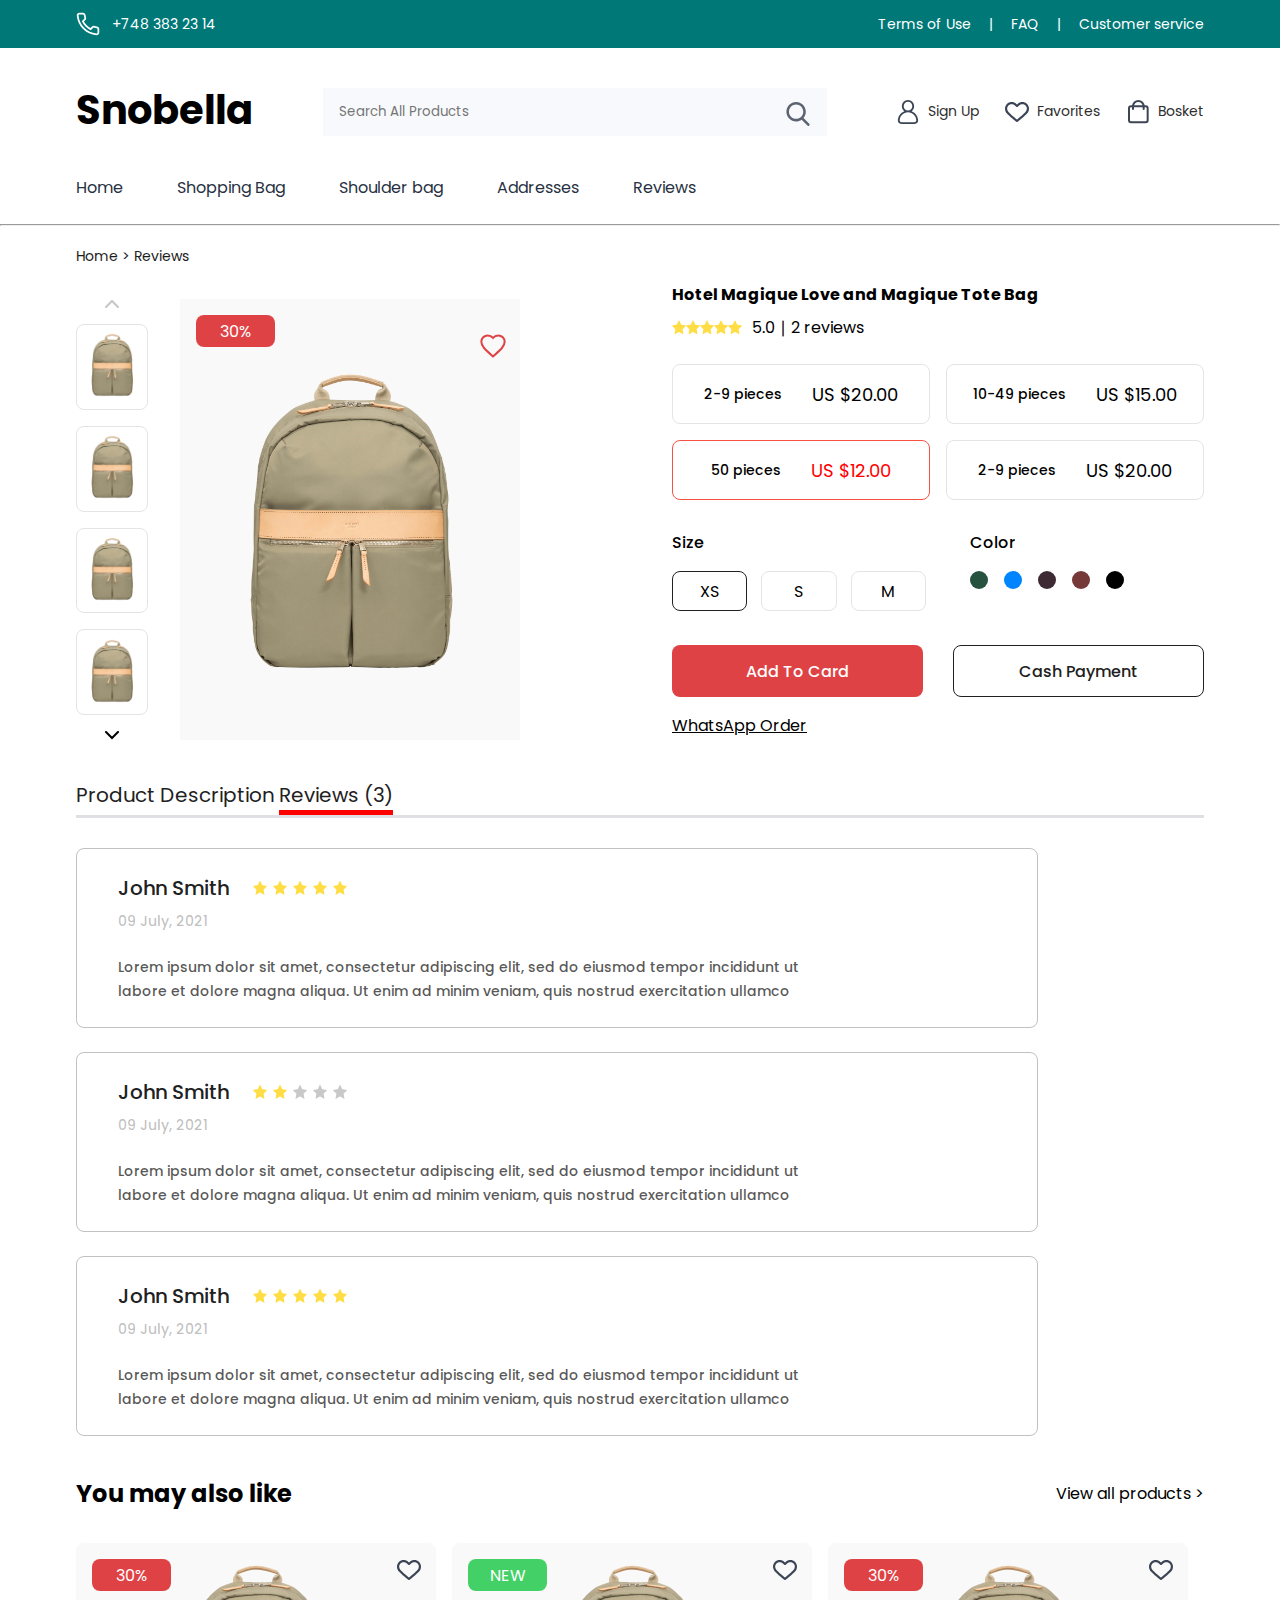
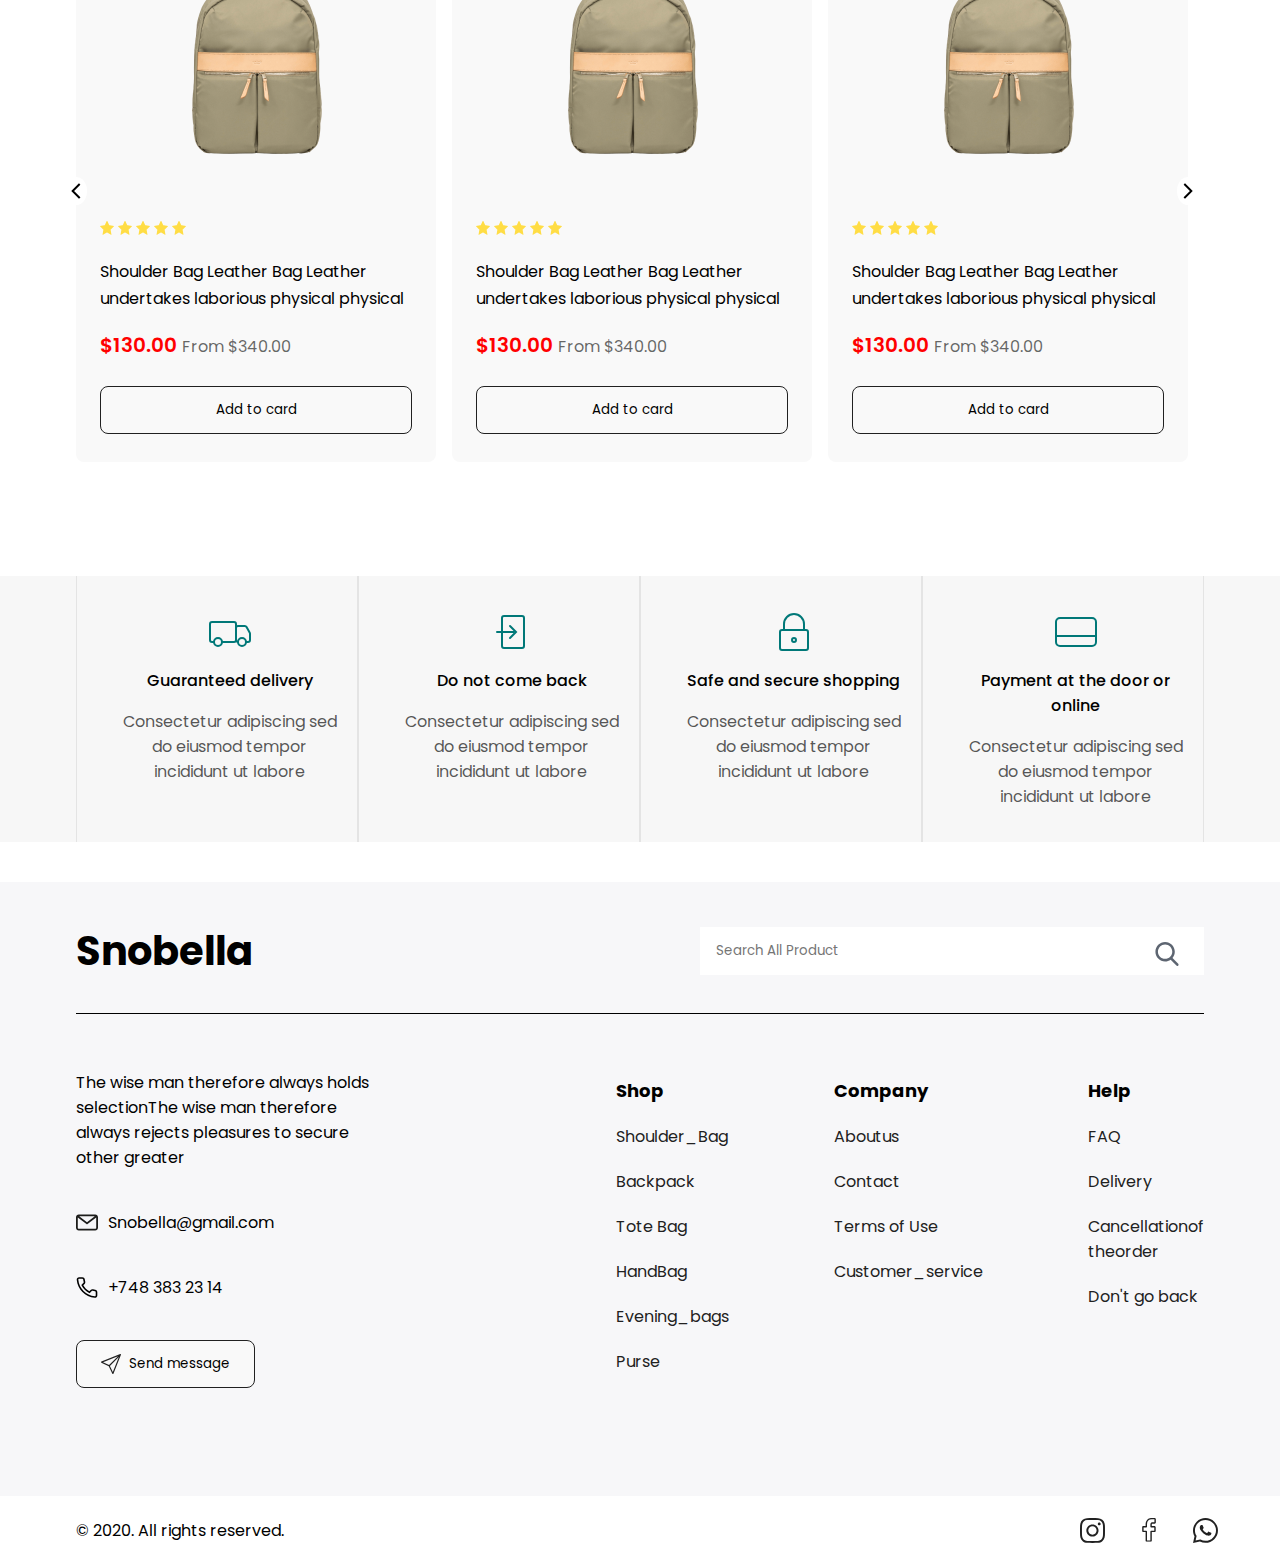
<file: reviews.html>
<!DOCTYPE html>
<html lang="en">

<head>
    <meta charset="UTF-8">
    <meta name="viewport" content="width=device-width, initial-scale=1.0">
    <title>Document</title>
    <link rel="stylesheet" href="https://cdnjs.cloudflare.com/ajax/libs/font-awesome/6.5.1/css/all.min.css">
    <link
        href="https://fonts.googleapis.com/css2?family=Poppins:ital,wght@0,100;0,200;0,300;0,400;0,500;0,600;0,700;0,800;0,900;1,100;1,200;1,300;1,400;1,500;1,600;1,700;1,800;1,900&display=swap"
        rel="stylesheet">
    <link rel="stylesheet" href="./assets/css/main.css">
</head>

<body>
    <header>
        <section class="topnav">
            <div class="container first">
                <div class="leftSide">
                    <img src="./assets/images/homeImg/icons/phone-call (3) 1.svg" alt="">
                    <p>+748 383 23 14</p>
                </div>
                <div class="rightSide">
                    <a href="">Terms of Use</a>
                    <div>|</div>
                    <a href="">FAQ</a>
                    <div>|</div>
                    <a href="">Customer service</a>
                </div>
            </div>
        </section>
        <section class="centernav">
            <div class="container second">
                <div class="centerTop">
                    <h1>Snobella</h1>
                    <div class="bar">
                        <input type="text" placeholder="Search All Products">
                        <img class="search" src="./assets/images/homeImg/icons/search 1.svg" alt="">
                    </div>


                    <div class="login">
                        <div>
                            <img src="./assets/images/homeImg/icons/avatar 1 (1).svg" alt="">
                            <p><a href="">Sign Up</a></p>
                        </div>
                        <div>
                            <img src="./assets/images/homeImg/icons/heart (2).svg" alt="">
                            <p><a href="./favorites.html">Favorites</a></p>
                        </div>
                        <div>
                            <img src="./assets/images/homeImg/icons/bag.svg" alt="">
                            <p><a href="">Bosket</a></p>
                        </div>
                        <i class="fa-solid fa-bars"></i>
                    </div>

                </div>
                <div class="centerBottom">

                    <a href="./index.html">Home</a>
                    <a href="./shopping.html">Shopping Bag</a>
                    <a href="./shoulderbag.html">Shoulder bag</a>
                    <a href="./addresses.html">Addresses</a>
                    <a href="./reviews.html">Reviews</a>
                    <a class="pages" href="">Pages</a>
                </div>
            </div>
        </section>
    </header>
    <hr>

    <div class="container forsholderr">
        <h5>Home > Reviews</h5>

    </div>

    <section id="bigpage">
        <div class="container forbigpage">

            <div class="bigimg">
                <div class="mini">
                    <div class="icons"><img src="./assets/images/homeImg/icons/oxVector.svg" alt=""></div>
                    <div class="miniimg"><img src="./assets/images/homeImg/5652baba89f40da1967f408bcdb1ee23.png" alt="">
                    </div>
                    <div class="miniimg"><img src="./assets/images/homeImg/5652baba89f40da1967f408bcdb1ee23.png" alt="">
                    </div>
                    <div class="miniimg"><img src="./assets/images/homeImg/5652baba89f40da1967f408bcdb1ee23.png" alt="">
                    </div>
                    <div class="miniimg"><img src="./assets/images/homeImg/5652baba89f40da1967f408bcdb1ee23.png" alt="">
                    </div>
                    <div class="icons"><img src="./assets/images/homeImg/icons/asagioxVector.svg" alt=""></div>
                </div>
                <div class="big">
                    <div class="red">30%</div>
                    <div class="like"><img src="./assets/images/homeImg/icons/redGroup 25518 (1).svg" alt=""></div>
                    <img src="./assets/images/homeImg/big5652baba89f40da1967f408bcdb1ee23 (1).png" alt="">


                </div>

            </div>


            <div class="about">
                <h4>Hotel Magique Love and Magique Tote Bag</h4>
                <div class="stars">
                    <img src="./assets/images/homeImg/icons/star.svg" alt="">
                    <img src="./assets/images/homeImg/icons/star.svg" alt="">
                    <img src="./assets/images/homeImg/icons/star.svg" alt="">
                    <img src="./assets/images/homeImg/icons/star.svg" alt="">
                    <img src="./assets/images/homeImg/icons/star.svg" alt="">
                    <p>5.0 ∣ 2 reviews</p>
                </div>
                <div class="prices">
                    <div class="price">
                        <p>2-9 pieces</p>
                        US $20.00
                    </div>
                    <div class="price">
                        <p>10-49 pieces</p>
                        US $15.00
                    </div>
                    <div class="price redly">
                        <p>50 pieces</p>
                        US $12.00
                    </div>
                    <div class="price">
                        <p>2-9 pieces</p>
                        US $20.00
                    </div>

                </div>
                    <div class="sizecolors">
                        <div class="sizeredbutton">
                            <div class="sizess">
                                <h6>Size</h6>
                                <div class="sizes">
                                    <div class="xs">XS</div>
                                    <div>S</div>
                                    <div>M</div>
                                </div>
                            </div>
    
                            <!-- <div class="redbutton"><button>Add To Card</button>
    
                            </div> -->
                        
    
                        </div>
    
    
    
                        <div class="colorbuttons">
                            <div class="colorr">
                                <h6>Color</h6>
                                <div class="colors">
                                    <div><img src="./assets/images/homeImg/icons/Rectangle 758.svg" alt=""></div>
                                    <div><img src="./assets/images/homeImg/icons/Rectangle 759.svg" alt=""></div>
                                    <div><img src="./assets/images/homeImg/icons/Rectangle 761.svg" alt=""></div>
                                    <div><img src="./assets/images/homeImg/icons/Rectangle 762.svg" alt=""></div>
                                    <div><img src="./assets/images/homeImg/icons/Rectangle 763.svg" alt=""></div>
                                </div>
                            </div>
                            <!-- <div class="sadebutton"><button>Cash Payment</button>
    
                            </div> -->
    
                        </div>
                    </div>
                    <div class="redandwhitebutton">
                        <div class="redbutton"><button>Add To Card</button>

                        </div>
                        <div class="sadebutton"><button>Cash Payment</button>

                        </div>
                    </div>

                    
                    <div class="fora">
                        <a href="WhatsApp Order">WhatsApp Order</a>
                       </div>
               

                </div>

            </div>


        </div>

    </section>

    <section id="comment">
        <div class="container comment">

            <a href="">Product Description</a>
            <a href="" class="two"> Reviews (3)</a>
        </div>
        <div class="container comments">
            <div class="name">
                <div>
                    <h6>John Smith</h6>
                    <div class="stars">
                        <img src="./assets/images/homeImg/icons/star.svg" alt="">
                        <img src="./assets/images/homeImg/icons/star.svg" alt="">
                        <img src="./assets/images/homeImg/icons/star.svg" alt="">
                        <img src="./assets/images/homeImg/icons/star.svg" alt="">
                        <img src="./assets/images/homeImg/icons/star.svg" alt="">
                    </div>
                </div>
                <p>09 July, 2021</p>
                <p class="content">Lorem ipsum dolor sit amet, consectetur adipiscing elit, sed do eiusmod tempor
                    incididunt ut labore
                    et dolore magna aliqua. Ut enim ad minim veniam, quis nostrud exercitation ullamco</p>




            </div>
            <div class="name">
                <div>
                    <h6>John Smith</h6>
                    <div class="stars">
                        <img src="./assets/images/homeImg/icons/star.svg" alt="">
                        <img src="./assets/images/homeImg/icons/star.svg" alt="">
                        <img src="./assets/images/homeImg/icons/agulduzVector.svg" alt="">
                        <img src="./assets/images/homeImg/icons/agulduzVector.svg" alt="">
                        <img src="./assets/images/homeImg/icons/agulduzVector.svg" alt="">
                    </div>
                </div>
                <p>09 July, 2021</p>
                <p class="content">Lorem ipsum dolor sit amet, consectetur adipiscing elit, sed do eiusmod tempor
                    incididunt ut labore
                    et dolore magna aliqua. Ut enim ad minim veniam, quis nostrud exercitation ullamco</p>

            </div>
            <div class="name">
                <div>
                    <h6>John Smith</h6>
                    <div class="stars">
                        <img src="./assets/images/homeImg/icons/star.svg" alt="">
                        <img src="./assets/images/homeImg/icons/star.svg" alt="">
                        <img src="./assets/images/homeImg/icons/star.svg" alt="">
                        <img src="./assets/images/homeImg/icons/star.svg" alt="">
                        <img src="./assets/images/homeImg/icons/star.svg" alt="">
                    </div>
                </div>
                <p>09 July, 2021</p>
                <p class="content">Lorem ipsum dolor sit amet, consectetur adipiscing elit, sed do eiusmod tempor
                    incididunt ut labore
                    et dolore magna aliqua. Ut enim ad minim veniam, quis nostrud exercitation ullamco</p>

            </div>
        </div>
    </section>
    <section id="post">
        <div class="container forpost">
            <div class="head">
                <h2>You may also like</h2>
                <p>View all products ></p>
            </div>

            <div class="cardss">
                <div class="card">
                   <img src="./assets/images/homeImg/icons/Vector (3).svg" alt="" class="arrow2">
                    
                    <div class="red">30%

                    </div>
                    <div class="backbag">
                        <img class=""
                            src="./assets/images/homeImg/kisspng-bag-laptop-backpack-knomo-beauchamp-5b0bf6a37cde46 7.png"
                            alt="">

                    </div>


                    <div class="like">
                        <img src="./assets/images/homeImg/icons/heart (2).svg" alt="">
                    </div>
                    <div class="content">
                        <div class="stars">
                            <img src="./assets/images/homeImg/icons/star.svg" alt="">
                            <img src="./assets/images/homeImg/icons/star.svg" alt="">
                            <img src="./assets/images/homeImg/icons/star.svg" alt="">
                            <img src="./assets/images/homeImg/icons/star.svg" alt="">
                            <img src="./assets/images/homeImg/icons/star.svg" alt="">
                        </div>
                        <p>Shoulder Bag Leather Bag Leather
                            undertakes laborious physical physical </p>
                        <h6>$130.00 <span> From $340.00</span></h6>

                    </div>
                    <button>Add to card</button>
                </div>
                <div class="card">
                    <div class="new">NEW

                    </div>
                    <div class="backbag">
                        <img class=""
                            src="./assets/images/homeImg/kisspng-bag-laptop-backpack-knomo-beauchamp-5b0bf6a37cde46 7.png"
                            alt="">

                    </div>


                    <div class="like">
                        <img src="./assets/images/homeImg/icons/heart (2).svg" alt="">
                    </div>
                    <div class="content">
                        <div class="stars">
                            <img src="./assets/images/homeImg/icons/star.svg" alt="">
                            <img src="./assets/images/homeImg/icons/star.svg" alt="">
                            <img src="./assets/images/homeImg/icons/star.svg" alt="">
                            <img src="./assets/images/homeImg/icons/star.svg" alt="">
                            <img src="./assets/images/homeImg/icons/star.svg" alt="">
                        </div>
                        <p>Shoulder Bag Leather Bag Leather
                            undertakes laborious physical physical </p>
                        <h6>$130.00 <span> From $340.00</span></h6>

                    </div>
                    <button>Add to card</button>
                </div>
                <div class="card">
                    <img src="./assets/images/homeImg/icons/Vector (2).svg" alt="" class="arrow">
                    <div class="red">30%

                    </div>
                    <div class="backbag">
                        <img class=""
                            src="./assets/images/homeImg/kisspng-bag-laptop-backpack-knomo-beauchamp-5b0bf6a37cde46 7.png"
                            alt="">

                    </div>


                    <div class="like">
                        <img src="./assets/images/homeImg/icons/heart (2).svg" alt="">
                    </div>
                    <div class="content">
                        <div class="stars">
                            <img src="./assets/images/homeImg/icons/star.svg" alt="">
                            <img src="./assets/images/homeImg/icons/star.svg" alt="">
                            <img src="./assets/images/homeImg/icons/star.svg" alt="">
                            <img src="./assets/images/homeImg/icons/star.svg" alt="">
                            <img src="./assets/images/homeImg/icons/star.svg" alt="">
                        </div>
                        <p>Shoulder Bag Leather Bag Leather
                            undertakes laborious physical physical </p>
                        <h6>$130.00 <span> From $340.00</span></h6>

                    </div>
                    <button>Add to card</button>
                    
                </div>

            </div>



        </div>
    </section>

    <section class="bottomnav">
        <div class="container">
            <div class="services">
                <div class="service">
                    <div class="forcardss">

                    </div>
                    <img src="./assets/images/homeImg/icons/transport 1.svg" alt="">
                    <p>Guaranteed delivery</p>
                    <h6>Consectetur adipiscing
                        sed do eiusmod tempor
                        incididunt ut labore</h6>
                </div>
                <div class="service">
                    <img src="./assets/images/homeImg/icons/entrance.svg" alt="">
                    <p>Do not come back</p>
                    <h6>Consectetur adipiscing
                        sed do eiusmod tempor
                        incididunt ut labore</h6>
                </div>
                <div class="service">
                    <img src="./assets/images/homeImg/icons/lock-alt.svg" alt="">
                    <p>Safe and secure shopping</p>
                    <h6>Consectetur adipiscing
                        sed do eiusmod tempor
                        incididunt ut labore</h6>
                </div>
                <div class="service">
                    <img src="./assets/images/homeImg/icons/credit-card.svg" alt="">
                    <p>Payment at the door or online</p>
                    <h6>Consectetur adipiscing
                        sed do eiusmod tempor
                        incididunt ut labore</h6>
                </div>
            </div>
        </div>
    </section>



    <footer>
        <div class="container">
            <div class="companents">
                <div class="top">
                    <h1>Snobella</h1>
                    <div class="bar">
                        <input type="text" placeholder="Search All Product">
                        <img class="search" src="./assets/images/homeImg/icons/search 1.svg" alt="">
                    </div>
                </div>
                <div class="center">
                    <div class="info">
                        <p>The wise man therefore always holds selectionThe wise man therefore always rejects pleasures
                            to secure other greater</p>
                        <p><img src="./assets/images/homeImg/icons/email (3) 1.svg" alt=""> Snobella@gmail.com</p>
                        <p><img src="./assets/images/homeImg/icons/Vector (1).svg" alt=""> +748 383 23 14</p>
                        <button>
                            <img src="./assets/images/homeImg/icons/send 1.svg" alt="">
                            <p>Send message</p>
                        </button>
                    </div>
                    <div class="pages">
                        <div class="shop">
                            <h3>Shop</h3>
                            <a href="">Shoulder_Bag</a>
                            <a href="">Backpack</a>
                            <a href="">Tote Bag</a>
                            <a href="">HandBag</a>
                            <a href="">Evening_bags</a>
                            <a href="">Purse</a>
                        </div>
                        <div class="company">
                            <h3>Company</h3>
                            <a href="">Aboutus</a>
                            <a href="">Contact</a>
                            <a href="">Terms of Use</a>
                            <a href="">Customer_service</a>
                        </div>
                        <div class="help">
                            <h3>Help</h3>
                            <a href="">FAQ</a>
                            <a href="">Delivery</a>
                            <a href="">Cancellationof theorder</a>
                            <a href="">Don't go back</a>
                        </div>
                    </div>
                </div>

            </div>
        </div>
    </footer>
    <div class="container">
        <div class="bottom">
            <p>© 2020. All rights reserved.</p>
            <div>
                <img src="./assets/images/homeImg/icons/instagram (1).svg" alt="">
                <img src="./assets/images/homeImg/icons/facebook (6).svg" alt="">
                <img src="./assets/images/homeImg/icons/whatsapp.svg" alt="">
            </div>
        </div>
    </div>

</body>

</html>
</file>
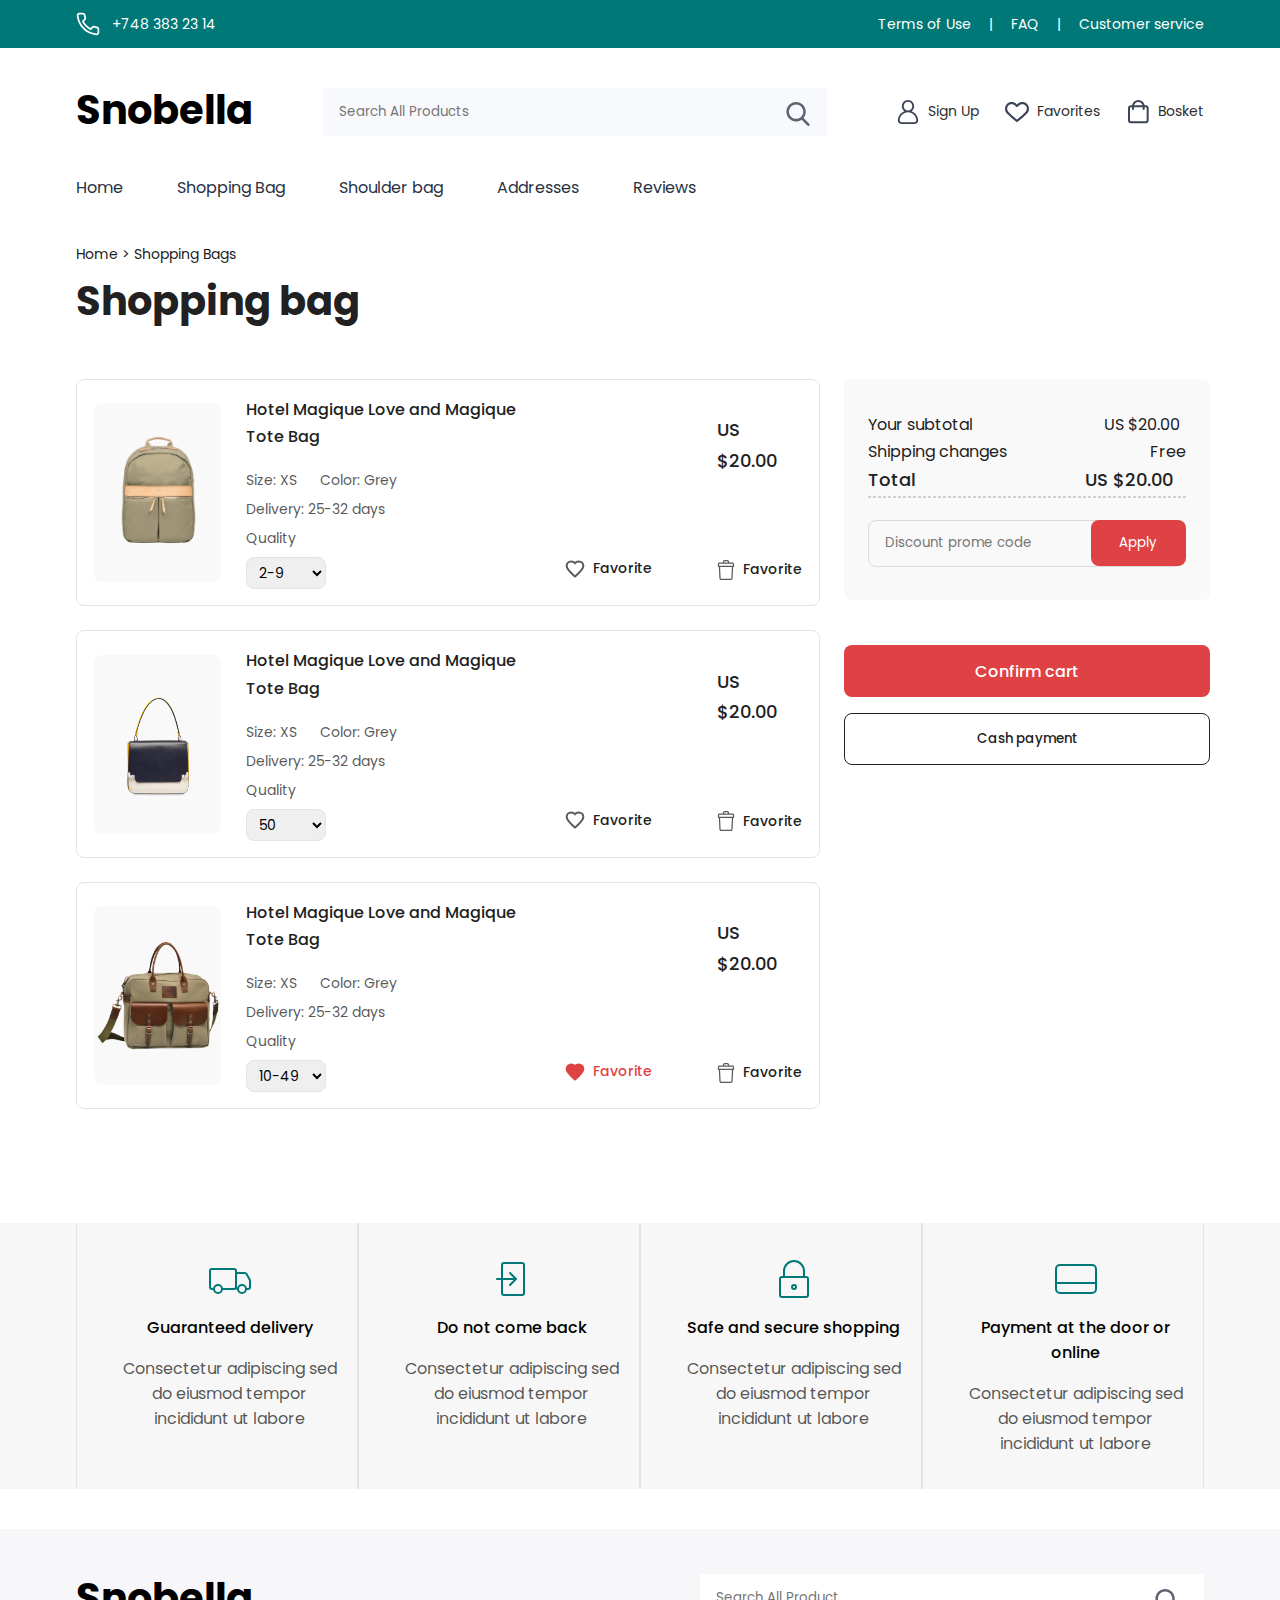
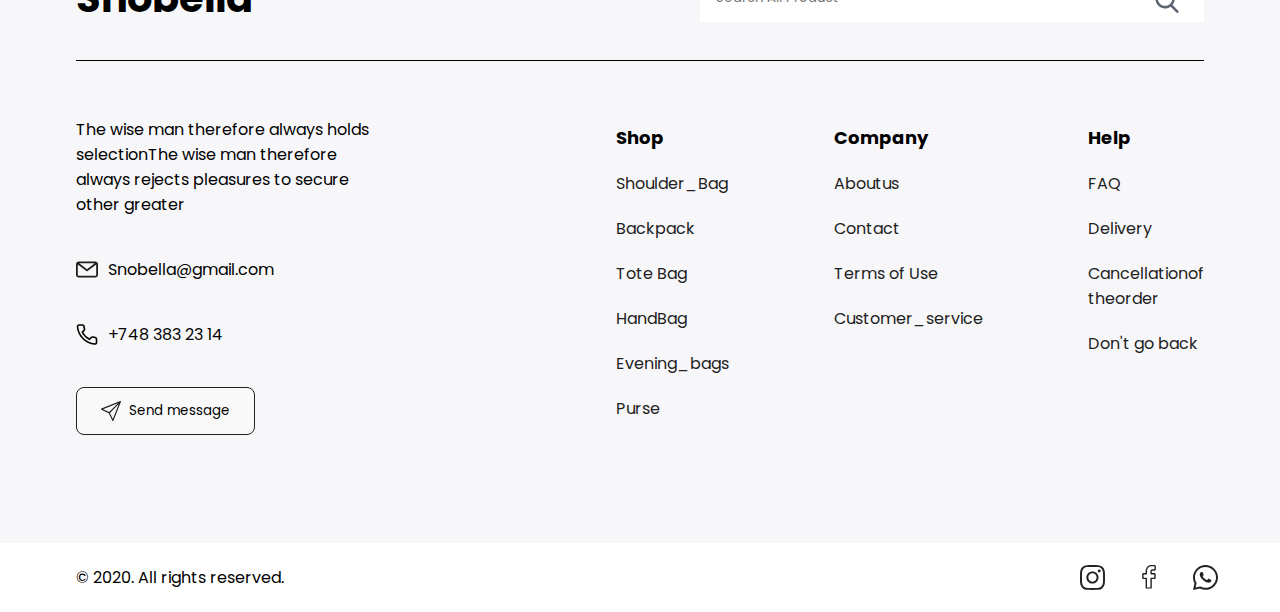
<file: shopping.html>
<!DOCTYPE html>
<html lang="en">
<head>
    <meta charset="UTF-8">
    <meta name="viewport" content="width=device-width, initial-scale=1.0">
    <title>Document</title>
    <link rel="stylesheet" href="https://cdnjs.cloudflare.com/ajax/libs/font-awesome/6.5.1/css/all.min.css">
    <link href="https://fonts.googleapis.com/css2?family=Poppins:ital,wght@0,100;0,200;0,300;0,400;0,500;0,600;0,700;0,800;0,900;1,100;1,200;1,300;1,400;1,500;1,600;1,700;1,800;1,900&display=swap" rel="stylesheet">
    <link rel="stylesheet" href="./assets/css/main.css">
</head>
<body>
    <section class="topnav">
        <div class="container first">
            <div class="leftSide">
                <img src="./assets/images/homeImg/icons/phone-call (3) 1.svg" alt="">
                <p>+748 383 23 14</p>
            </div>
            <div class="rightSide">
                <a href="">Terms of Use</a>
                <div>|</div>
                <a href="">FAQ</a>
                <div>|</div>
                <a href="">Customer service</a>
            </div>
        </div>
    </section>
    <section class="centernav">
        <div class="container second">
            <div class="centerTop">
                <h1>Snobella</h1>
                <div class="bar">
                    <input type="text" placeholder="Search All Products">
                    <img class="search" src="./assets/images/homeImg/icons/search 1.svg" alt="">
                </div>


                <div class="login">
                    <div>
                        <img src="./assets/images/homeImg/icons/avatar 1 (1).svg" alt="">
                        <p><a href="">Sign Up</a></p>
                    </div>
                    <div>
                        <img src="./assets/images/homeImg/icons/heart (2).svg" alt="">
                        <p><a href="./favorites.html">Favorites</a></p>
                    </div>
                    <div>
                        <img src="./assets/images/homeImg/icons/bag.svg" alt="">
                        <p><a href="">Bosket</a></p>
                    </div>
                    <i class="fa-solid fa-bars"></i>
                </div>
              
            </div>
            <div class="centerBottom">
                
                <a href="./index.html">Home</a>
                    <a href="./shopping.html">Shopping Bag</a>
                    <a href="./shoulderbag.html">Shoulder bag</a>
                    <a href="./addresses.html">Addresses</a>
                    <a href="./reviews.html">Reviews</a>
                    <a class="pages" href="">Pages</a>
            </div>
        </div>
    </section>

    <div class="container forsholderr">
        <h5>Home  > Shopping Bags</h5>
        <h2>Shopping bag</h2>
    
    </div>

    <section id="shopping">
        <div class="container forshopping">

            <div class="left">
                <div class="forcard">
                    <div class="miniimg">
                        <img src="./assets/images/homeImg/minicard5652baba89f40da1967f408bcdb1ee23 (1).png" alt="">
                    </div>
                    <div class="head">
                        <h4>Hotel Magique  Love and Magique Tote Bag</h4>
                        <div class="forp">
                            <p>Size: XS</p>
                            <p>Color: Grey</p>
                        </div>
                        <p>Delivery: 25-32 days</p>
                        <p>Quality</p>
                        <select name="" id="">
                            <option value="">2-9</option>
                        </select>
                    </div>
                    <div class="fovarite">
                        <h3>
                            <img src="./assets/images/homeImg/icons/Vector (5).svg" alt="">
                            Favorite
                        </h3>

                    </div>
                    <div class="fovaritetwo">
                        <h4>US $20.00</h4>
                        <h3>
                            <img src="./assets/images/homeImg/icons/Vector (6).svg" alt="">
                            Favorite
                        </h3>


                    </div>


                </div>


                <div class="forcard">
                    <div class="miniimg">
                        <img src="./assets/images/homeImg/kisspng-lancel-handbag-leather-clothing-accessories-women-bag-5abc8960466306 1.png" alt="">
                    </div>
                    <div class="head">
                        <h4>Hotel Magique  Love and Magique Tote Bag</h4>
                        <div class="forp">
                            <p>Size: XS</p>
                            <p>Color: Grey</p>
                        </div>
                        <p>Delivery: 25-32 days</p>
                        <p>Quality</p>
                        <select name="" id="">
                            <option value="">50</option>
                        </select>
                    </div>
                    <div class="fovarite">
                        <h3>
                            <img src="./assets/images/homeImg/icons/Vector (5).svg" alt="">
                            Favorite
                        </h3>

                    </div>
                    <div class="fovaritetwo">
                        <h4>US $20.00</h4>
                        <h3>
                            <img src="./assets/images/homeImg/icons/Vector (6).svg" alt="">
                            Favorite
                        </h3>


                    </div>


                </div>



                <div class="forcard">
                    <div class="miniimg">
                        <img src="./assets/images/homeImg/kisspng-handbag-baggage-hand-luggage-leather-women-bag-5acd4069b62017 1.png" alt="">
                    </div>
                    <div class="head">
                        <h4>Hotel Magique  Love and Magique Tote Bag</h4>
                        <div class="forp">
                            <p>Size: XS</p>
                            <p>Color: Grey</p>
                        </div>
                        <p>Delivery: 25-32 days</p>
                        <p>Quality</p>
                        <select name="" id="">
                            <option value="">10-49</option>
                        </select>
                    </div>
                    <div class="fovarite">
                        <h3 class="redlike">
                            <img src="./assets/images/homeImg/icons/Vector (7).svg" alt="">
                            Favorite
                        </h3>

                    </div>
                    <div class="fovaritetwo">
                        <h4>US $20.00</h4>
                        <h3>
                            <img src="./assets/images/homeImg/icons/Vector (6).svg" alt="">
                            Favorite
                        </h3>


                    </div>


                </div>

            </div>

            <div class="right">

                <div class="confirm">


                    <div class="aply">
                        <div class="your">
                            <p>Your subtotal</p>
                            <p>US $20.00</p>
                        </div>
                        <div class="shipping">
                            <p>Shipping changes</p>
                            <p>Free</p>
                        </div>
                        <div class="total">
                            <h5>Total</h5>
                            <h5>US $20.00</h5>
                        </div>
                        <div class="line">

                        </div>

                        <form action="">
                            <input class="text" type="text" placeholder="Discount prome code" required id="x">
                            <input value="Apply" class="text2" type="submit" name="" id="x">
                        </form>
                    </div>

                    <div class="redbutton">
                        <button>Confirm cart</button>

                    </div>
                    <div class="whitebutton">
                        <button>Cash payment</button>
                    </div>





                </div>


            </div>

            </div>

   
    </section>

    <section class="bottomnav">
        <div class="container">
            <div class="services">
               <div class="service">
                <div class="forcardss">
                    
                </div>
                   <img src="./assets/images/homeImg/icons/transport 1.svg" alt="">
                   <p>Guaranteed delivery</p>
                   <h6>Consectetur adipiscing 
                    sed do eiusmod tempor
                     incididunt ut labore</h6>
               </div>
               <div class="service">
                   <img src="./assets/images/homeImg/icons/entrance.svg" alt="">
                   <p>Do not come back</p>
                   <h6>Consectetur adipiscing 
                    sed do eiusmod tempor
                     incididunt ut labore</h6>
               </div>
               <div class="service">
                   <img src="./assets/images/homeImg/icons/lock-alt.svg" alt="">
                   <p>Safe and secure shopping</p>
                   <h6>Consectetur adipiscing 
                    sed do eiusmod tempor
                     incididunt ut labore</h6>
               </div>
               <div class="service">
                   <img src="./assets/images/homeImg/icons/credit-card.svg" alt="">
                   <p>Payment at the door or online</p>
                   <h6>Consectetur adipiscing 
                    sed do eiusmod tempor
                     incididunt ut labore</h6>
               </div>
            </div>
        </div>
   </section>


   

   <footer>
    <div class="container">
        <div class="companents">
            <div class="top">
                <h1>Snobella</h1>
               <div class="bar">
                <input type="text" placeholder="Search All Product">
                <img class="search" src="./assets/images/homeImg/icons/search 1.svg" alt="">
               </div>
            </div>
            <div class="center">
              <div class="info">
                <p>The wise man therefore always holds selectionThe wise man therefore always rejects pleasures to secure other greater</p>
                <p><img src="./assets/images/homeImg/icons/email (3) 1.svg" alt=""> Snobella@gmail.com</p>
                <p><img src="./assets/images/homeImg/icons/Vector (1).svg" alt=""> +748 383 23 14</p>
                <button>
                    <img src="./assets/images/homeImg/icons/send 1.svg" alt="">
                    <p>Send message</p>
                </button>
             </div>
            <div class="pages">
                <div class="shop">
                    <h3>Shop</h3>
                    <a href="">Shoulder_Bag</a>
                    <a href="">Backpack</a>
                    <a href="">Tote Bag</a>
                    <a href="">HandBag</a>
                    <a href="">Evening_bags</a>
                    <a href="">Purse</a>
               </div>
               <div class="company">
                   <h3>Company</h3>
                   <a href="">Aboutus</a>
                   <a href="">Contact</a>
                   <a href="">Terms of Use</a>
                   <a href="">Customer_service</a>
                </div>
                  <div class="help">
                   <h3>Help</h3>
                   <a href="">FAQ</a>
                   <a href="">Delivery</a>
                   <a href="">Cancellationof theorder</a>
                   <a href="">Don't go back</a>
                  </div>
            </div>
            </div>
           
        </div>
    </div>
</footer>
<div class="container">
       <div class="bottom">
        <p>© 2020. All rights reserved.</p>
        <div>
         <img src="./assets/images/homeImg/icons/instagram (1).svg" alt="">
         <img src="./assets/images/homeImg/icons/facebook (6).svg" alt="">
         <img src="./assets/images/homeImg/icons/whatsapp.svg" alt="">
        </div>
       </div>
</div>


    
</body>
</html>
</file>
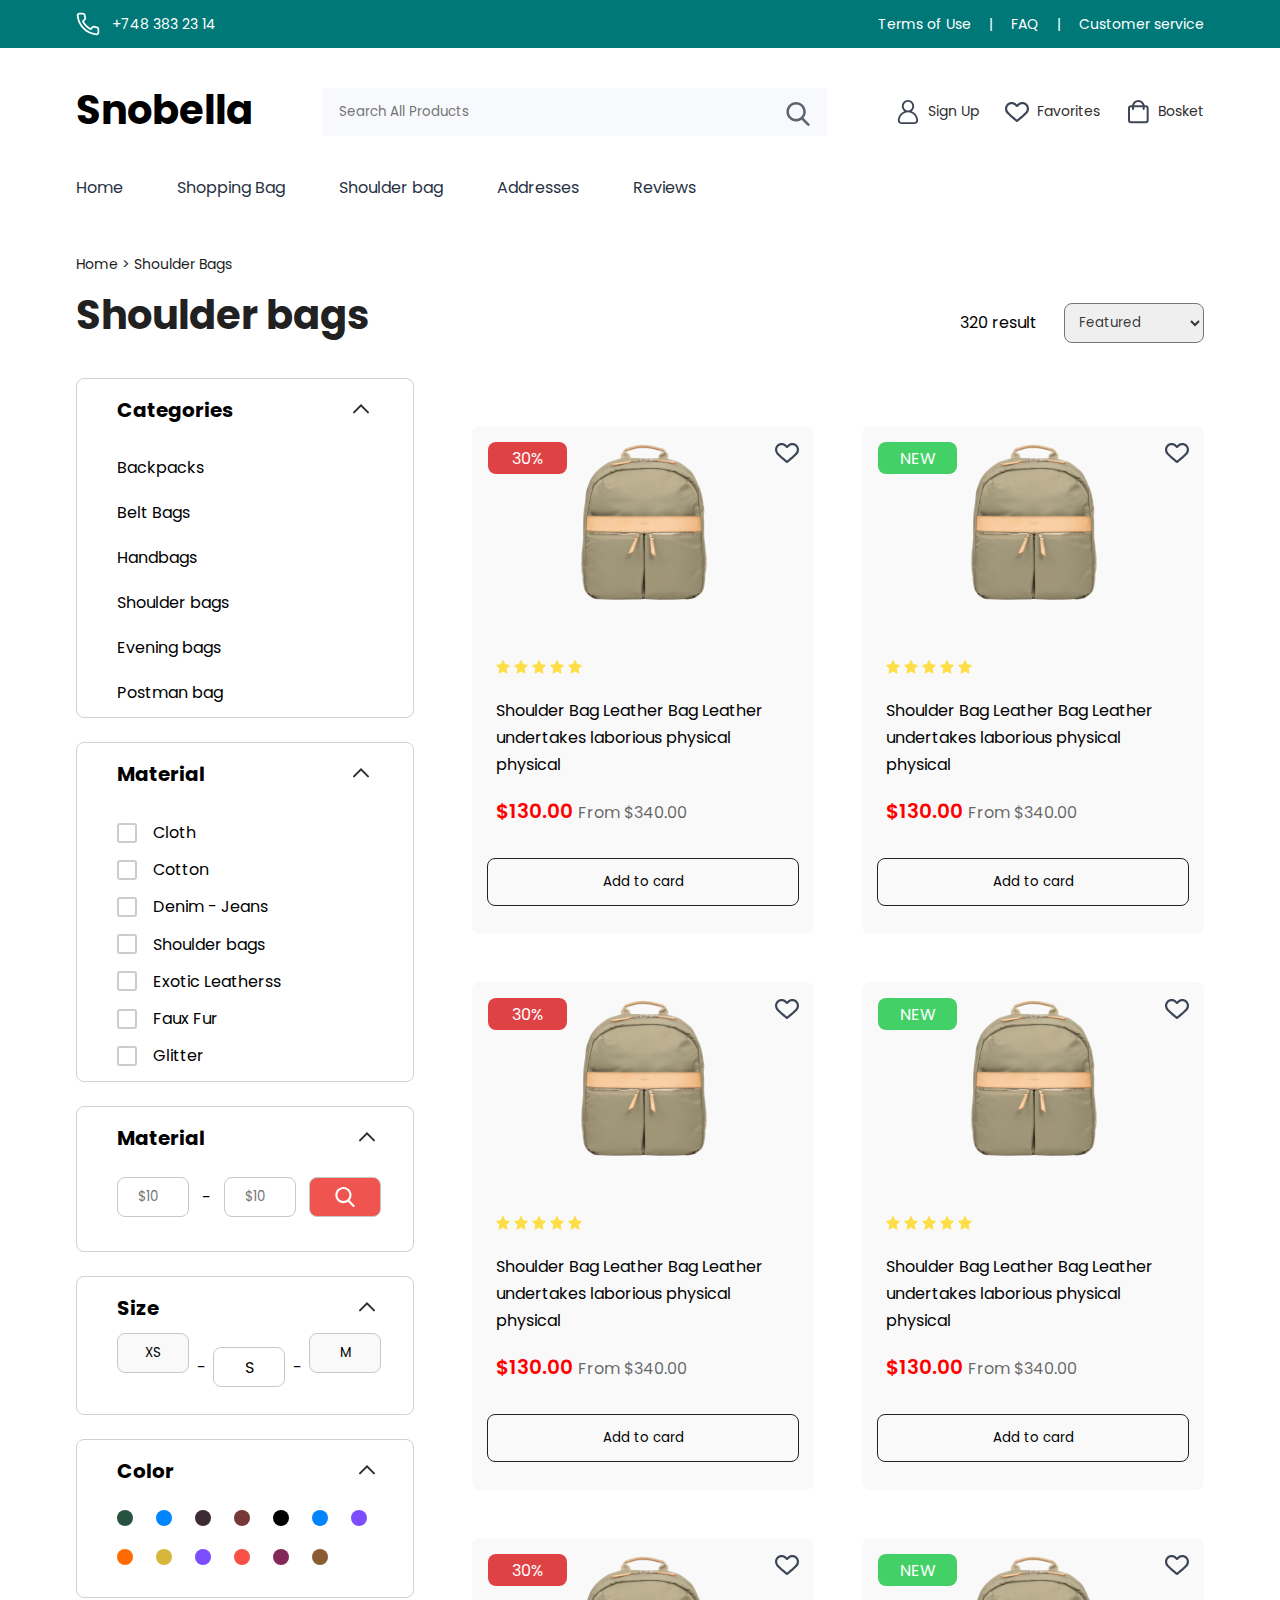
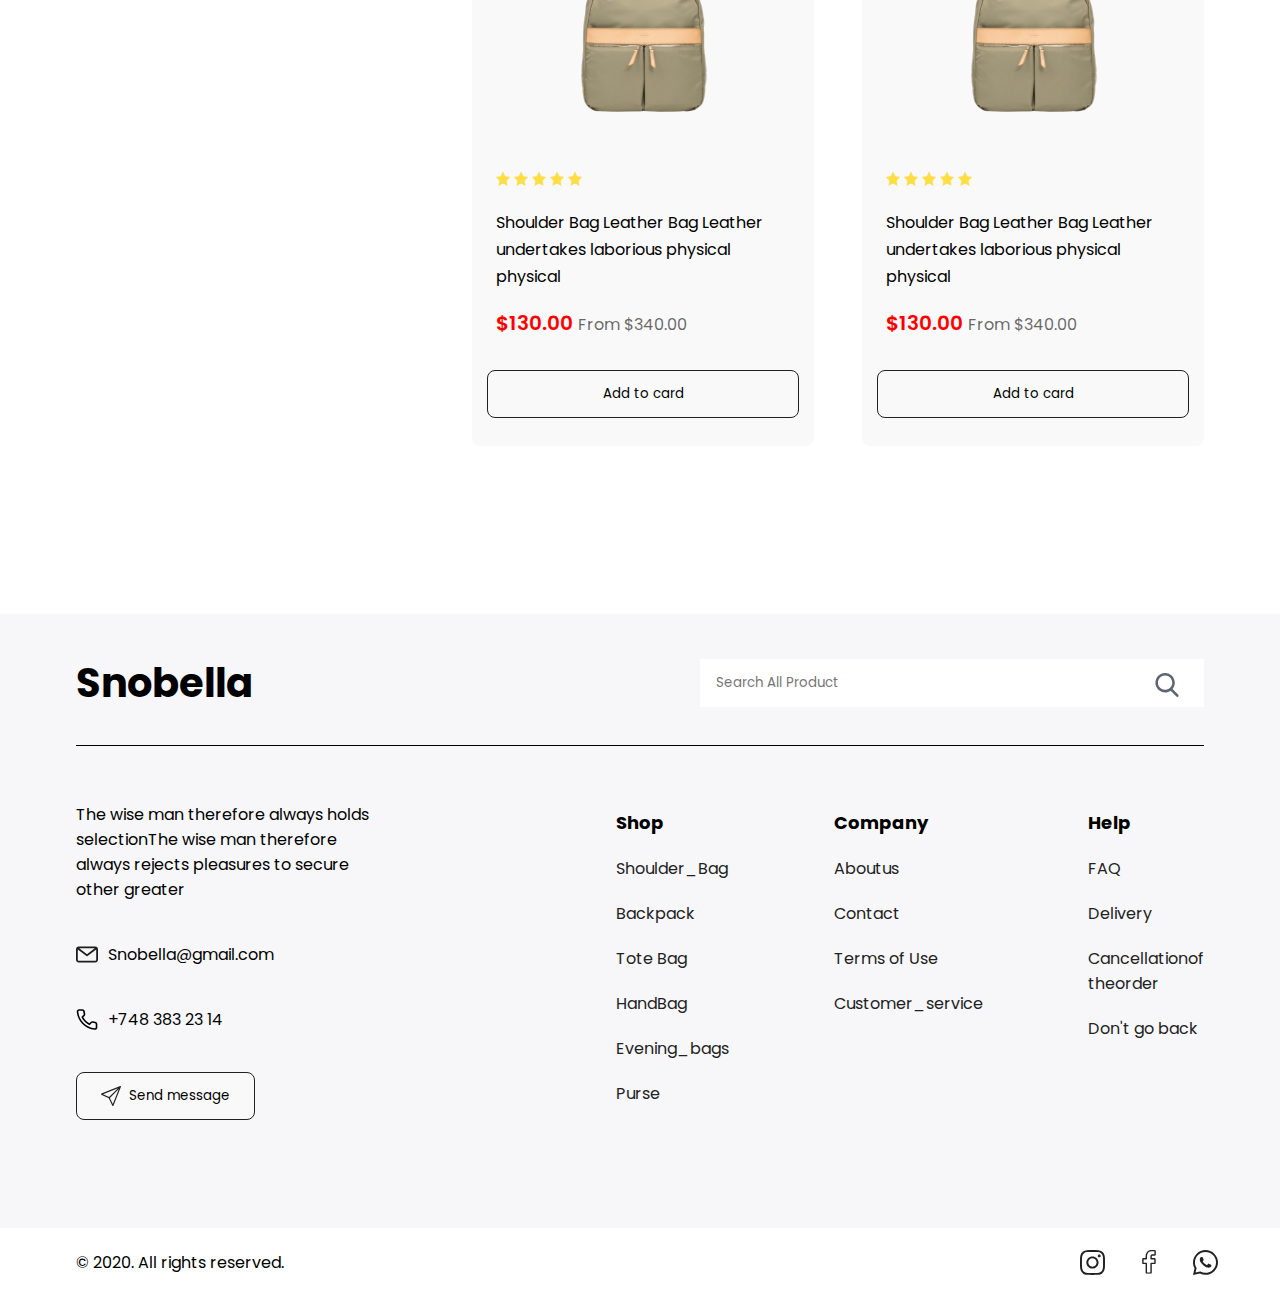
<file: shoulderbag.html>
<!DOCTYPE html>
<html lang="en">
<head>
    <meta charset="UTF-8">
    <meta name="viewport" content="width=device-width, initial-scale=1.0">
    <title>Document</title>
    <link rel="stylesheet" href="https://cdnjs.cloudflare.com/ajax/libs/font-awesome/6.5.1/css/all.min.css">
    <link href="https://fonts.googleapis.com/css2?family=Poppins:ital,wght@0,100;0,200;0,300;0,400;0,500;0,600;0,700;0,800;0,900;1,100;1,200;1,300;1,400;1,500;1,600;1,700;1,800;1,900&display=swap" rel="stylesheet">

    <link rel="stylesheet" href="./assets/css/main.css">
</head>
<body>
<header>
        <section class="topnav">
            <div class="container first">
                <div class="leftSide">
                    <img src="./assets/images/homeImg/icons/phone-call (3) 1.svg" alt="">
                    <p>+748 383 23 14</p>
                </div>
                <div class="rightSide">
                    <a href="">Terms of Use</a>
                    <div>|</div>
                    <a href="">FAQ</a>
                    <div>|</div>
                    <a href="">Customer service</a>
                </div>
            </div>
        </section>
        <section class="centernav">
            <div class="container second">
                <div class="centerTop">
                    <h1>Snobella</h1>
                    <div class="bar">
                        <input type="text" placeholder="Search All Products">
                        <img class="search" src="./assets/images/homeImg/icons/search 1.svg" alt="">
                    </div>


                    <div class="login">
                        <div>
                            <img src="./assets/images/homeImg/icons/avatar 1 (1).svg" alt="">
                            <p><a href="">Sign Up</a></p>
                        </div>
                        <div>
                            <img src="./assets/images/homeImg/icons/heart (2).svg" alt="">
                            <p><a href="./favorites.html">Favorites</a></p>
                        </div>
                        <div>
                            <img src="./assets/images/homeImg/icons/bag.svg" alt="">
                            <p><a href="">Bosket</a></p>
                        </div>
                        <i class="fa-solid fa-bars"></i>
                    </div>
                  
                </div>
                <div class="centerBottom">
                    
                    <a href="./index.html">Home</a>
                    <a href="./shopping.html">Shopping Bag</a>
                    <a href="./shoulderbag.html">Shoulder bag</a>
                    <a href="./addresses.html">Addresses</a>
                    <a href="./reviews.html">Reviews</a>
                    <a class="pages" href="">Pages</a>
                </div>
            </div>
        </section>
        <div class="container forsholder">
            <div class="sholder">
                <p>Home  >  Shoulder Bags</p>
                <h2>Shoulder bags</h2>
            </div>
            <div class="selectt">
                <p>320 result</p>
                <select name="Featured" id=""><option value="Featured">Featured</option></select>
            </div>
        </div>
    </header>
    
        <section id="allcards">
            <div class="container forallcards">
                <div class="allcards">
                    <div class="left">
                        <div class="categoria">
                            <div>

                                <h3>Categories</h3>
                                <img src="./assets/images/homeImg/icons/chevron-left (1).svg" alt="">
                            </div>
                            <ul>
                                <li>Backpacks</li>
                                <li>Belt Bags</li>
                                <li>Handbags</li>
                                <li class="linka"><a href="./reviews.html">Shoulder bags</a></li>
                                <li>Evening bags</li>
                                <li>Postman bag</li>
                            </ul>
                            
    
                        </div>
                        <div class="material">
                            <div>
                                <h3>Material</h3>
                                <img src="./assets/images/homeImg/icons/chevron-left (1).svg" alt="">
                            </div>
                            <ul>
                                <li><input type="checkbox" name="" id=""><label for="">Cloth</label></li>
                                <li><input type="checkbox" name="" id=""> <label for="">Cotton</label></li>
                                <li><input type="checkbox" name="" id=""> <label for="">Denim - Jeans</label></li>
                                <li><input type="checkbox" name="" id=""> <label for="">Shoulder bags</label></li>
                                <li><input type="checkbox" name="" id=""> <label for="">Exotic Leatherss</label></li>
                                <li><input type="checkbox" name="" id=""> <label for="">Faux Fur</label></li>
                                <li><input type="checkbox" name="" id=""> <label for="">Glitter</label></li>
                            </ul>
                            
    
                        </div>
                        <div class="price">
                            <div>
                                <h3>Material</h3>
                                <img src="./assets/images/homeImg/icons/chevron-left (1).svg" alt="">
                            </div>
                            <div class="forprice">
                                <input type="text" class="start" placeholder="     $10">
                                <p>-</p>
                                <input type="text" class="end" placeholder="     $10">
                                <div class="redicon">
                                    <img src="./assets/images/homeImg/icons/search 2.svg" alt="">
                                </div>
                            </div>
    
                        </div>
                        <div class="size">
                            <div>
                                <h3>Size</h3>
                                <img src="./assets/images/homeImg/icons/chevron-left (1).svg" alt="">
                            </div>
                            <div class="forsize">
                                <button class="start">XS</button>
                                <p>-</p>
                                <butoon class="end">S</butoon>
                                <p>-</p>
                                <button class="redicon">M</button>
                            </div>
    
                        </div>
                        <div class="color">
                            <div>
                                <h3>Color</h3>
                                <img src="./assets/images/homeImg/icons/chevron-left (1).svg" alt="">
                            </div>
                            <div class="colorboxes">
                                 <div class="colorbox1">
                                    <div><img src="./assets/images/homeImg/icons/Rectangle 758.svg" alt=""></div>
                                    <div><img src="./assets/images/homeImg/icons/Rectangle 759.svg" alt=""></div>
                                    <div><img src="./assets/images/homeImg/icons/Rectangle 761.svg" alt=""></div>
                                    <div><img src="./assets/images/homeImg/icons/Rectangle 762.svg" alt=""></div>
                                    <div><img src="./assets/images/homeImg/icons/Rectangle 763.svg" alt=""></div>
                                    <div><img src="./assets/images/homeImg/icons/Rectangle 836.svg" alt=""></div>
                                    <div><img src="./assets/images/homeImg/icons/Rectangle 766.svg" alt=""></div>
                                </div>
                                <div class="colorbox2">
                                    <div><img src="./assets/images/homeImg/icons/Rectangle 773.svg" alt=""></div>
                                    <div><img src="./assets/images/homeImg/icons/Rectangle 765.svg" alt=""></div>
                                    <div><img src="./assets/images/homeImg/icons/Rectangle 766.svg" alt=""></div>
                                    <div><img src="./assets/images/homeImg/icons/Rectangle 767.svg" alt=""></div>
                                    <div><img src="./assets/images/homeImg/icons/Rectangle 768.svg" alt=""></div>
                                    <div><img src="./assets/images/homeImg/icons/Rectangle 776.svg" alt=""></div>
                                </div>

                            </div>
    
                        </div>
    
                    </div>
                    <div class="right">
                        <div class="card">
                            <div class="red">30%
        
                            </div>
                            <div class="backbag">
                                <img class="" src="./assets/images/homeImg/kisspng-bag-laptop-backpack-knomo-beauchamp-5b0bf6a37cde46 7.png" alt="">
                                
                            </div>
                           
        
                            <div class="like">
                                <img src="./assets/images/homeImg/icons/heart (2).svg" alt="">
                            </div>
                            <div class="content">
                                <div class="stars">
                                    <img src="./assets/images/homeImg/icons/star.svg" alt="">
                                    <img src="./assets/images/homeImg/icons/star.svg" alt="">
                                    <img src="./assets/images/homeImg/icons/star.svg" alt="">
                                    <img src="./assets/images/homeImg/icons/star.svg" alt="">
                                    <img src="./assets/images/homeImg/icons/star.svg" alt="">
                                </div>
                                <p>Shoulder Bag Leather Bag Leather 
                                    undertakes laborious physical physical </p>
                                    <h6>$130.00 <span> From $340.00</span></h6>
        
                            </div>
                            <button>Add to card</button>
                        </div>
                        <div class="card">
                            <div class="new">NEW
        
                            </div>
                            <div class="backbag">
                                <img class="" src="./assets/images/homeImg/kisspng-bag-laptop-backpack-knomo-beauchamp-5b0bf6a37cde46 7.png" alt="">
                                
                            </div>
                           
        
                            <div class="like">
                                <img src="./assets/images/homeImg/icons/heart (2).svg" alt="">
                            </div>
                            <div class="content">
                                <div class="stars">
                                    <img src="./assets/images/homeImg/icons/star.svg" alt="">
                                    <img src="./assets/images/homeImg/icons/star.svg" alt="">
                                    <img src="./assets/images/homeImg/icons/star.svg" alt="">
                                    <img src="./assets/images/homeImg/icons/star.svg" alt="">
                                    <img src="./assets/images/homeImg/icons/star.svg" alt="">
                                </div>
                                <p>Shoulder Bag Leather Bag Leather 
                                    undertakes laborious physical physical </p>
                                    <h6>$130.00 <span> From $340.00</span></h6>
        
                            </div>
                            <button>Add to card</button>
                        </div>
                        <div class="card">
                            <div class="red">30%
        
                            </div>
                            <div class="backbag">
                                <img class="" src="./assets/images/homeImg/kisspng-bag-laptop-backpack-knomo-beauchamp-5b0bf6a37cde46 7.png" alt="">
                                
                            </div>
                           
        
                            <div class="like">
                                <img src="./assets/images/homeImg/icons/heart (2).svg" alt="">
                            </div>
                            <div class="content">
                                <div class="stars">
                                    <img src="./assets/images/homeImg/icons/star.svg" alt="">
                                    <img src="./assets/images/homeImg/icons/star.svg" alt="">
                                    <img src="./assets/images/homeImg/icons/star.svg" alt="">
                                    <img src="./assets/images/homeImg/icons/star.svg" alt="">
                                    <img src="./assets/images/homeImg/icons/star.svg" alt="">
                                </div>
                                <p>Shoulder Bag Leather Bag Leather 
                                    undertakes laborious physical physical </p>
                                    <h6>$130.00 <span> From $340.00</span></h6>
        
                            </div>
                            <button>Add to card</button>
                        </div>
                        <div class="card">
                            <div class="new">NEW
        
                            </div>
                            <div class="backbag">
                                <img class="" src="./assets/images/homeImg/kisspng-bag-laptop-backpack-knomo-beauchamp-5b0bf6a37cde46 7.png" alt="">
                                
                            </div>
                           
        
                            <div class="like">
                                <img src="./assets/images/homeImg/icons/heart (2).svg" alt="">
                            </div>
                            <div class="content">
                                <div class="stars">
                                    <img src="./assets/images/homeImg/icons/star.svg" alt="">
                                    <img src="./assets/images/homeImg/icons/star.svg" alt="">
                                    <img src="./assets/images/homeImg/icons/star.svg" alt="">
                                    <img src="./assets/images/homeImg/icons/star.svg" alt="">
                                    <img src="./assets/images/homeImg/icons/star.svg" alt="">
                                </div>
                                <p>Shoulder Bag Leather Bag Leather 
                                    undertakes laborious physical physical </p>
                                    <h6>$130.00 <span> From $340.00</span></h6>
        
                            </div>
                            <button>Add to card</button>
                        </div>
                        <div class="card">
                            <div class="red">30%
        
                            </div>
                            <div class="backbag">
                                <img class="" src="./assets/images/homeImg/kisspng-bag-laptop-backpack-knomo-beauchamp-5b0bf6a37cde46 7.png" alt="">
                                
                            </div>
                           
        
                            <div class="like">
                                <img src="./assets/images/homeImg/icons/heart (2).svg" alt="">
                            </div>
                            <div class="content">
                                <div class="stars">
                                    <img src="./assets/images/homeImg/icons/star.svg" alt="">
                                    <img src="./assets/images/homeImg/icons/star.svg" alt="">
                                    <img src="./assets/images/homeImg/icons/star.svg" alt="">
                                    <img src="./assets/images/homeImg/icons/star.svg" alt="">
                                    <img src="./assets/images/homeImg/icons/star.svg" alt="">
                                </div>
                                <p>Shoulder Bag Leather Bag Leather 
                                    undertakes laborious physical physical </p>
                                    <h6>$130.00 <span> From $340.00</span></h6>
        
                            </div>
                            <button>Add to card</button>
                        </div>
                        <div class="card">
                            <div class="new">NEW
        
                            </div>
                            <div class="backbag">
                                <img class="" src="./assets/images/homeImg/kisspng-bag-laptop-backpack-knomo-beauchamp-5b0bf6a37cde46 7.png" alt="">
                                
                            </div>
                           
        
                            <div class="like">
                                <img src="./assets/images/homeImg/icons/heart (2).svg" alt="">
                            </div>
                            <div class="content">
                                <div class="stars">
                                    <img src="./assets/images/homeImg/icons/star.svg" alt="">
                                    <img src="./assets/images/homeImg/icons/star.svg" alt="">
                                    <img src="./assets/images/homeImg/icons/star.svg" alt="">
                                    <img src="./assets/images/homeImg/icons/star.svg" alt="">
                                    <img src="./assets/images/homeImg/icons/star.svg" alt="">
                                </div>
                                <p>Shoulder Bag Leather Bag Leather 
                                    undertakes laborious physical physical </p>
                                    <h6>$130.00 <span> From $340.00</span></h6>
        
                            </div>
                            <button>Add to card</button>
                        </div>
    
                    </div>
                </div>
            </div>
    
        </section>
        <footer>
            <div class="container">
                <div class="companents">
                    <div class="top">
                        <h1>Snobella</h1>
                       <div class="bar">
                        <input type="text" placeholder="Search All Product">
                        <img class="search" src="./assets/images/homeImg/icons/search 1.svg" alt="">
                       </div>
                    </div>
                    <div class="center">
                      <div class="info">
                        <p>The wise man therefore always holds selectionThe wise man therefore always rejects pleasures to secure other greater</p>
                        <p><img src="./assets/images/homeImg/icons/email (3) 1.svg" alt=""> Snobella@gmail.com</p>
                        <p><img src="./assets/images/homeImg/icons/Vector (1).svg" alt=""> +748 383 23 14</p>
                        <button>
                            <img src="./assets/images/homeImg/icons/send 1.svg" alt="">
                            <p>Send message</p>
                        </button>
                     </div>
                    <div class="pages">
                        <div class="shop">
                            <h3>Shop</h3>
                            <a href="">Shoulder_Bag</a>
                            <a href="">Backpack</a>
                            <a href="">Tote Bag</a>
                            <a href="">HandBag</a>
                            <a href="">Evening_bags</a>
                            <a href="">Purse</a>
                       </div>
                       <div class="company">
                           <h3>Company</h3>
                           <a href="">Aboutus</a>
                           <a href="">Contact</a>
                           <a href="">Terms of Use</a>
                           <a href="">Customer_service</a>
                        </div>
                          <div class="help">
                           <h3>Help</h3>
                           <a href="">FAQ</a>
                           <a href="">Delivery</a>
                           <a href="">Cancellationof theorder</a>
                           <a href="">Don't go back</a>
                          </div>
                    </div>
                    </div>
                   
                </div>
            </div>
        </footer>
        <div class="container">
               <div class="bottom">
                <p>© 2020. All rights reserved.</p>
                <div>
                 <img src="./assets/images/homeImg/icons/instagram (1).svg" alt="">
                 <img src="./assets/images/homeImg/icons/facebook (6).svg" alt="">
                 <img src="./assets/images/homeImg/icons/whatsapp.svg" alt="">
                </div>
               </div>
        </div>
    
</body>
</html>
</file>
<file: assets/css/main.css>
@charset "UTF-8";
* {
  margin: 0;
  padding: 0;
  box-sizing: border-box;
  font-family: poppins;
}

.container {
  max-width: 1128px;
  margin: 0 auto;
}

.topnav {
  background-color: #007878;
}
.topnav .first {
  color: white;
  display: flex;
  justify-content: space-between;
  font-size: 14px;
}
.topnav .first .leftSide {
  display: flex;
  align-items: center;
  gap: 12px;
}
.topnav .first .leftSide img {
  padding: 12px 0;
}
.topnav .first .rightSide {
  display: flex;
  align-items: center;
  padding: 12px 0;
  gap: 18px;
}
.topnav .first .rightSide a {
  text-decoration: none;
  color: white;
}

.centernav .centerTop {
  display: flex;
  justify-content: space-between;
  align-items: center;
}
.centernav .centerTop .login {
  display: flex;
  gap: 26px;
  align-items: center;
  justify-content: space-evenly;
}
.centernav .centerTop .login div {
  font-size: 14px;
  display: flex;
  align-items: center;
}
.centernav .centerTop .login i {
  display: none;
}
.centernav .centerTop h1 {
  font-weight: 700px;
  font-size: 40px;
  margin: 32px 0 35px 0;
}
.centernav .bar {
  position: relative;
  width: 504px;
  height: 48px;
}
.centernav .bar input {
  width: 100%;
  height: 100%;
  background-color: #F7F9FC;
  border: none;
}
.centernav .bar ::placeholder {
  padding-left: 16px;
}
.centernav .bar .search {
  position: absolute;
  top: 30%;
  left: 92%;
}
.centernav .centerBottom {
  max-width: 100%;
  display: flex;
  gap: 54px;
}
.centernav .centerBottom a {
  text-decoration: none;
  color: #273142;
  display: flex;
  margin-bottom: 24px;
  font-size: 16px;
}
.centernav .centerBottom .pages {
  display: none;
}

.mainnav {
  background-color: #FFE2E0;
}
.mainnav .formain {
  display: grid;
  grid-template-columns: 1fr 1fr;
  max-width: 1128px;
  margin: 0 auto;
}
.mainnav .formain h3 {
  display: inline-block;
  color: #DF4244;
  font-size: 24px;
}
.mainnav .formain h2 {
  display: inline-block;
  color: #212121;
  font-size: 40px;
}
.mainnav .formain p {
  display: inline-block;
  font-size: 16px;
  color: #212121;
  margin-top: 8px;
}
.mainnav .formain .rightTexts {
  padding-top: 99px;
  display: flex;
  flex-direction: column;
}
.mainnav .formain button {
  margin-top: 48px;
  width: 192px;
  height: 52px;
  background-color: #206363;
  color: white;
  border-radius: 8px;
  border: none;
}
.mainnav .formain .ellipse {
  width: max-content;
  height: max-content;
}
.mainnav .formain .ellipse img {
  margin-top: 128px;
  padding-bottom: 47px;
}
.mainnav .formain .mainBg img {
  padding-top: 24px;
}

.bottomnav {
  background-color: #F7F7F7;
}
.bottomnav .forservices {
  display: flex;
}
.bottomnav .forservices .servicess {
  display: grid;
  grid-template-columns: 1fr 1fr 1fr 1fr;
  gap: 47px;
}
.bottomnav .forservices .service {
  display: flex;
  justify-content: center;
  align-items: center;
}
.bottomnav .forservices .service img {
  margin: 48px 10px 48px 0;
  width: 48px;
}
.bottomnav .forservices .service p {
  font-size: 16px;
}

@media only screen and (max-width: 992px) {
  .topnav {
    display: none;
  }
}
@media only screen and (max-width: 992px) {
  .centerTop .bar input {
    display: none;
  }
}
@media only screen and (max-width: 992px) {
  .centerTop .login div {
    display: none !important;
  }
  .centerTop .login i {
    padding: 20px;
    display: block !important;
  }
}
@media only screen and (max-width: 992px) {
  .centerTop h1 {
    padding: 30px;
  }
}
@media only screen and (max-width: 992px) {
  .centerBottom a {
    display: none !important;
  }
  .centerBottom .pages {
    padding: 25px;
    font-size: 25px;
    display: block !important;
  }
}
@media only screen and (max-width: 992px) {
  .mainnav {
    margin-left: 15px;
  }
  .mainnav .formain {
    display: flex;
    justify-content: center;
    align-items: center;
  }
  .mainnav .formain .rightTexts {
    display: flex;
    justify-content: center;
    align-items: center;
    text-align: center;
  }
  .mainnav .mainBg img {
    display: none;
  }
}
@media only screen and (max-width: 992px) {
  .bottomnav {
    margin-left: 15px;
  }
  .bottomnav .container .servicess {
    grid-template-columns: 1fr 1fr;
  }
}
.container {
  width: 1128;
  margin: 0 auto;
}

.crossPage .items {
  display: flex;
  align-items: center;
  justify-content: center;
  gap: 24px;
  margin-top: 80px;
  margin-bottom: 96px;
  position: relative;
}
.crossPage .items .arrow {
  position: absolute;
  left: 99%;
  top: 45%;
  padding: 5px;
  background-color: white;
  border-radius: 50%;
}
.crossPage .items .item {
  width: 264px;
  height: 164px;
  background-color: #F5F5F5;
  border-radius: 8px;
}
.crossPage .items .item p {
  margin-top: 24px;
  margin-left: 24px;
  font-size: 18px;
}
.crossPage .items .item1 img {
  margin-top: -30px;
  margin-left: 120px;
}
.crossPage .items .item2 img {
  margin-top: 15px;
  margin-left: 112px;
}
.crossPage .items .item3 img {
  margin-top: -40px;
  margin-left: 102px;
}
.crossPage .items .item4 img {
  margin-top: 15px;
  margin-left: 110px;
}

.container {
  max-width: 1128px;
  margin: 0 auto;
}
.container .producttop {
  display: flex;
  justify-content: space-between;
  align-items: center;
  margin-top: 16px;
  margin-bottom: 32px;
}
.container .producttop h3 {
  font-size: 32px;
  line-height: 54.4px;
}
.container .producttop p img {
  margin-left: 8px;
}
.container .productcards {
  margin: 32px 0 96px 0;
  display: grid;
  grid-template-columns: 1fr 1fr 1fr;
  justify-content: space-between;
}
.container .productcards .card {
  border-radius: 8px;
  background-color: #F9F9F9;
  max-width: 360px;
  position: relative;
  display: flex;
  flex-direction: column;
  align-items: center;
  justify-content: space-between;
  gap: 24px;
}
.container .productcards .card .arrow {
  position: absolute;
  left: 97%;
  top: 45%;
  padding: 5px;
  background-color: white;
  border-radius: 50%;
}
.container .productcards .card .arrow2 {
  position: absolute;
  right: 97%;
  top: 45%;
  padding: 5px;
  background-color: white;
  border-radius: 50%;
}
.container .productcards .card button {
  width: 312px;
  height: 48px;
  border-radius: 8px;
  border: 1px solid #212121;
  background-color: #F9F9F9;
  margin-bottom: 28px;
}
.container .productcards .card .backbag {
  width: 210px;
  height: 200px;
}
.container .productcards .card .backbag img {
  width: 100%;
  height: 100%;
}
.container .productcards .card .content {
  display: flex;
  flex-direction: column;
  justify-content: space-between;
  padding: 0 24px;
  gap: 16px;
}
.container .productcards .card .content p {
  font-weight: 400;
  font-size: 16px;
}
.container .productcards .card .content h6 {
  font-size: 20px;
  line-height: 34px;
  color: red;
  font-weight: 600;
  display: flex;
  align-items: center;
}
.container .productcards .card .content span {
  margin-left: 18px;
  font-size: 16px;
  line-height: 27.2px;
  color: rgba(54, 54, 54, 0.7490196078);
  font-weight: 400;
}
.container .productcards .card .new {
  color: white;
  background-color: #43D167;
  position: absolute;
  top: 0;
  left: 0;
  width: 79px;
  height: 32px;
  display: flex;
  justify-content: center;
  align-items: center;
  margin-top: 16px;
  margin-left: 16px;
  border-radius: 8px;
}
.container .productcards .card .like {
  position: absolute;
  width: 22px;
  height: 22px;
  top: 0;
  right: 0;
  margin-right: 16px;
  margin-top: 16px;
  display: flex;
  align-items: center;
  justify-content: center;
}

.red {
  color: white;
  background-color: red;
  position: absolute;
  top: 0;
  left: 0;
  width: 79px;
  height: 32px;
  display: flex;
  justify-content: center;
  align-items: center;
  margin-top: 16px;
  margin-left: 16px;
  border-radius: 8px;
}

#productstwo {
  max-width: 100%;
  background-color: #FFF7F7;
}

.forproductstwo {
  padding: 72px 0;
}
.forproductstwo .producttoptwo {
  display: flex;
  justify-content: space-between;
}
.forproductstwo .producttoptwo p img {
  margin-left: 8px;
}

.cardtwo {
  border-radius: 8px;
  background-color: white;
  max-width: 360px;
  position: relative;
  display: flex;
  flex-direction: column;
  align-items: center;
  justify-content: space-between;
  gap: 24px;
}
.cardtwo .arrow {
  position: absolute;
  left: 97%;
  top: 45%;
  padding: 5px;
  background-color: white;
  border-radius: 50%;
}
.cardtwo .arrow2 {
  position: absolute;
  right: 97%;
  top: 45%;
  padding: 5px;
  background-color: white;
  border-radius: 50%;
}
.cardtwo button {
  width: 312px;
  height: 48px;
  border-radius: 8px;
  border: 1px solid #212121;
  background-color: white;
  margin-bottom: 28px;
}
.cardtwo .bag1 {
  margin-top: 100px;
}
.cardtwo .bag3 {
  margin-top: 100px;
}
.cardtwo .content {
  display: flex;
  flex-direction: column;
  justify-content: space-between;
  padding: 0 24px;
  gap: 16px;
}
.cardtwo .content p {
  font-size: 16px;
  line-height: 27.2px;
  font-weight: 400;
}
.cardtwo .content h6 {
  font-size: 20px;
  line-height: 34px;
  color: red;
  font-weight: 600;
  display: flex;
  align-items: center;
}
.cardtwo .content span {
  font-size: 16px;
  line-height: 27.2px;
  color: rgba(54, 54, 54, 0.7490196078);
  font-weight: 400;
  margin-left: 18px;
}
.cardtwo .new {
  color: white;
  background-color: #43D167;
  position: absolute;
  top: 0;
  left: 0;
  width: 79px;
  height: 32px;
  display: flex;
  justify-content: center;
  align-items: center;
  margin-top: 16px;
  margin-left: 16px;
  border-radius: 8px;
}
.cardtwo .like {
  position: absolute;
  width: 22px;
  height: 22px;
  top: 0;
  right: 0;
  margin-right: 16px;
  margin-top: 16px;
  display: flex;
  align-items: center;
  justify-content: center;
}

@media only screen and (max-width: 992px) {
  .container {
    max-width: 1128px;
    margin: 0 auto;
  }
  .container .producttop {
    display: flex;
    flex-direction: column;
    justify-content: space-between;
    align-items: center;
    margin-top: 16px;
    margin-bottom: 32px;
  }
  .container .producttop h3 {
    font-size: 32px;
    line-height: 54.4px;
  }
  .container .productcards {
    display: grid;
    grid-template-columns: 1fr;
    grid-template-rows: 508px;
    justify-content: space-between;
    padding: 0 50px;
  }
  .container .productcards .card {
    border-radius: 8px;
    background-color: #F9F9F9;
    max-width: 360px;
    position: relative;
    display: flex;
    flex-direction: column;
    align-items: center;
    justify-content: space-between;
    gap: 24px;
    margin: 20px auto;
  }
}
@media only screen and (max-width: 992px) {
  .producttoptwo {
    display: flex;
    flex-direction: column;
    justify-content: space-between;
    align-items: center;
    margin-top: 16px;
    margin-bottom: 32px;
  }
  .producttoptwo h3 {
    font-size: 32px;
  }
  .productcards {
    display: grid;
    grid-template-columns: 1fr;
    grid-template-rows: 508px;
    justify-content: space-between;
    padding: 0 50px;
  }
  .productcards .cardtwo {
    border-radius: 8px;
    background-color: #F9F9F9;
    max-width: 360px;
    position: relative;
    display: flex;
    flex-direction: column;
    align-items: center;
    justify-content: space-between;
    gap: 24px;
    margin: 20px auto;
  }
}
@media only screen and (max-width: 992px) {
  .crossPage .items {
    flex-wrap: wrap;
  }
}
.topnav {
  background-color: #007878;
}
.topnav .container {
  max-width: 1128px;
  margin: 0 auto;
}
.topnav .first {
  color: white;
  display: flex;
  justify-content: space-between;
  font-size: 14px;
}
.topnav .first .leftSide {
  display: flex;
  align-items: center;
  gap: 12px;
}
.topnav .first .leftSide img {
  padding: 12px 0;
}
.topnav .first .rightSide {
  display: flex;
  align-items: center;
  padding: 12px 0;
  gap: 18px;
}
.topnav .first .rightSide a {
  text-decoration: none;
  color: white;
}

.centernav .container {
  max-width: 1128px;
  margin: 0 auto;
}
.centernav .container .centerTop {
  display: flex;
  justify-content: space-between;
  align-items: center;
}
.centernav .container .centerTop .login {
  display: flex;
  gap: 26px;
  align-items: center;
  justify-content: space-evenly;
}
.centernav .container .centerTop .login div {
  font-size: 14px;
  display: flex;
  align-items: center;
  gap: 8px;
}
.centernav .container .centerTop .login div a {
  text-decoration: none;
  color: #2E2E2E;
  width: 24px;
}
.centernav .container .centerTop .login i {
  display: none;
}
.centernav .container .centerTop h1 {
  font-weight: 700px;
  font-size: 40px;
  margin: 32px 0 35px 0;
}
.centernav .container .bar {
  position: relative;
  width: 504px;
  height: 48px;
}
.centernav .container .bar input {
  width: 100%;
  height: 100%;
}
.centernav .container .bar .search {
  position: absolute;
  top: 30%;
  left: 92%;
}
.centernav .container .centerBottom {
  display: flex;
  max-width: 100%;
  gap: 54px;
}
.centernav .container .centerBottom a {
  text-decoration: none;
  color: #273142;
  display: flex;
  margin-bottom: 24px;
  font-size: 16px;
}
.centernav .container .centerBottom .pages {
  display: none;
}

@media only screen and (max-width: 992px) {
  .topnav {
    display: none;
  }
}
@media only screen and (max-width: 992px) {
  .centerTop .bar input {
    display: none;
  }
}
@media only screen and (max-width: 992px) {
  .centerTop .login div {
    display: none !important;
  }
  .centerTop .login i {
    padding: 20px;
    display: block !important;
  }
}
@media only screen and (max-width: 992px) {
  .centerTop h1 {
    padding: 30px;
  }
}
@media only screen and (max-width: 992px) {
  .centerBottom a {
    display: none !important;
  }
  .centerBottom .pages {
    padding: 25px;
    font-size: 25px;
    display: block !important;
  }
}
.container {
  max-width: 1128px;
  margin: 0 auto;
}

.forsholder {
  height: 122px;
  display: flex;
  justify-content: space-between;
}
.forsholder .sholder {
  margin-top: 32px;
  display: flex;
  flex-direction: column;
  justify-content: center;
  gap: 6px;
}
.forsholder .sholder p {
  color: #1D1D1D;
  font-size: 14px;
}
.forsholder .sholder h2 {
  color: #212121;
  font-size: 40px;
  line-height: 68px;
}
.forsholder .selectt {
  display: flex;
  align-items: center;
  margin-top: 75px;
  gap: 27px;
}
.forsholder .selectt .p {
  font-weight: 400;
  color: rgba(33, 33, 33, 0.8980392157);
}
.forsholder .selectt select {
  width: 140px;
  height: 40px;
  padding: 3px 10px;
  border-radius: 8px;
  font-weight: 400;
  color: rgba(33, 33, 33, 0.8980392157);
}

.allcards {
  display: flex;
  gap: 58px;
}
.allcards .left {
  display: grid;
  grid-template-columns: 1fr;
  grid-template-rows: 340px 340px 146px 139px 159px;
  gap: 24px;
}
.allcards .left ul {
  font-size: 16px;
}
.allcards .right {
  display: grid;
  grid-template-columns: 2fr 2fr;
  grid-template-rows: 508px 508px 508px;
  gap: 48px;
}
.allcards .right .card {
  border-radius: 8px;
  background-color: #F9F9F9;
  max-width: 360px;
  position: relative;
  display: flex;
  flex-direction: column;
  align-items: center;
  justify-content: space-between;
  gap: 24px;
}
.allcards .right .card .red {
  color: white;
  background-color: #DF4244;
  position: absolute;
  top: 0;
  left: 0;
  width: 79px;
  height: 32px;
  display: flex;
  justify-content: center;
  align-items: center;
  margin-top: 16px;
  margin-left: 16px;
  border-radius: 8px;
}
.allcards .right .card .new {
  color: white;
  background-color: #43D167;
  position: absolute;
  top: 0;
  left: 0;
  width: 79px;
  height: 32px;
  display: flex;
  justify-content: center;
  align-items: center;
  margin-top: 16px;
  margin-left: 16px;
  border-radius: 8px;
}
.allcards .right .card .like {
  position: absolute;
  width: 22px;
  height: 22px;
  top: 0;
  right: 0;
  margin-right: 16px;
  margin-top: 16px;
  display: flex;
  align-items: center;
  justify-content: center;
}
.allcards .right .card .content {
  display: flex;
  flex-direction: column;
  justify-content: space-between;
  padding: 0 24px;
  gap: 16px;
}
.allcards .right .card .content p {
  line-height: 27.2px;
  font-weight: 400;
}
.allcards .right .card .content h6 {
  font-size: 20px;
  line-height: 34px;
  color: red;
  font-weight: 600;
}
.allcards .right .card .content span {
  font-size: 16px;
  line-height: 27.2px;
  color: rgba(54, 54, 54, 0.7490196078);
  font-weight: 400;
}
.allcards .right button {
  width: 312px;
  height: 48px;
  border-radius: 8px;
  border: 1px solid #212121;
  background-color: #F9F9F9;
  margin-bottom: 28px;
}
.allcards .backbag {
  width: 210px;
  height: 200px;
}
.allcards .backbag img {
  width: 100%;
  height: 100%;
}
.allcards .backbag img .content {
  display: flex;
  flex-direction: column;
  justify-content: space-between;
  padding: 0 24px;
  gap: 16px;
}
.allcards .backbag img .content p {
  line-height: 27.2px;
  font-weight: 400;
}
.allcards .backbag img .content h6 {
  font-size: 20px;
  line-height: 34px;
  color: red;
  font-weight: 600;
}
.allcards .backbag img .content span {
  font-size: 16px;
  line-height: 27.2px;
  color: rgba(54, 54, 54, 0.7490196078);
  font-weight: 400;
}
.allcards .backbag img .new {
  color: white;
  background-color: #43D167;
  position: absolute;
  top: 0;
  left: 0;
  width: 79px;
  height: 32px;
  display: flex;
  justify-content: center;
  align-items: center;
  margin-top: 16px;
  margin-left: 16px;
  border-radius: 8px;
}
.allcards .backbag img .like {
  position: absolute;
  width: 22px;
  height: 22px;
  top: 0;
  right: 0;
  margin-right: 16px;
  margin-top: 16px;
  display: flex;
  align-items: center;
  justify-content: center;
}

.forallcards .allcards {
  display: flex;
}
.forallcards .allcards .left {
  display: grid;
  grid-template-columns: 1fr;
  grid-template-rows: 340px 340px 146px 139px 159px;
}
.forallcards .allcards .left .categoria {
  display: flex;
  flex-direction: column;
  padding: 16px 38px 24px 40px;
  gap: 30px;
  border: 1px solid #D0D0D0;
  border-radius: 8px;
}
.forallcards .allcards .left .categoria div {
  display: flex;
  justify-content: space-between;
  gap: 114px;
}
.forallcards .allcards .left .categoria div h3 {
  font-size: 20px;
}
.forallcards .allcards .left .categoria ul {
  display: flex;
  flex-direction: column;
  gap: 20px;
  list-style-type: none;
}
.forallcards .allcards .left .categoria ul .linka a {
  text-decoration: none;
  color: black;
}

#allcards {
  padding-top: 32px;
  padding-bottom: 128px;
}

.allcards .material {
  display: flex;
  flex-direction: column;
  padding: 16px 38px 24px 40px;
  gap: 30px;
  border: 1px solid #D0D0D0;
  border-radius: 8px;
}
.allcards .material div {
  display: flex;
  justify-content: space-between;
  gap: 114px;
}
.allcards .material div h3 {
  font-size: 20px;
}
.allcards .material ul {
  display: flex;
  flex-direction: column;
  gap: 10px;
  list-style-type: none;
}
.allcards .material ul li {
  display: flex;
  align-items: center;
  gap: 16px;
  font-size: 16px;
  line-height: 27.2px;
  font-weight: 400;
}
.allcards .material ul li input {
  width: 16px;
  height: 16px;
}
.allcards .material ul li input[type=checkbox] {
  -webkit-appearance: none;
  -moz-appearance: none;
  appearance: none;
  width: 20px;
  height: 20px;
  border: 2px solid #ccc;
  border-radius: 3px;
  background-color: white;
}
.allcards .material ul li input[type=checkbox]::before {
  content: "✔";
  display: block;
  width: 20px;
  height: 20px;
  text-align: center;
  line-height: 20px;
  color: white;
}
.allcards .material ul li input[type=checkbox]:checked {
  background-color: red;
}
.allcards .material ul li input[type=checkbox]:focus {
  outline: none;
  border-color: blue;
}
.allcards .price {
  display: flex;
  flex-direction: column;
  gap: 24px;
  border: 1px solid #D0D0D0;
  border-radius: 8px;
  padding: 16px 32px 38px 40px;
}
.allcards .price div {
  display: flex;
  justify-content: space-between;
  gap: 114px;
}
.allcards .price div h3 {
  font-size: 20px;
}
.allcards .price .forprice {
  display: flex;
  align-items: center;
  gap: 1px;
  max-width: 100%;
  max-height: 40px;
}
.allcards .price .forprice .start {
  display: flex;
  align-items: center;
  justify-content: center;
  width: 72px;
  height: 40px;
  border: 1px solid #C8C8C8;
  border-radius: 8px;
}
.allcards .price .forprice .end {
  display: flex;
  align-items: center;
  justify-content: center;
  width: 72px;
  height: 40px;
  border: 1px solid #C8C8C8;
  border-radius: 8px;
}
.allcards .price .forprice .redicon {
  display: flex;
  align-items: center;
  justify-content: center;
  background-color: #EF544F;
  width: 72px;
  height: 40px;
  border: 1px solid #C8C8C8;
  border-radius: 8px;
}

@media only screen and (max-width: 992px) {
  .forsholder {
    display: none;
  }
  .forallcards {
    width: 100%;
  }
  .allcards {
    display: flex;
    flex-direction: column;
    justify-content: center;
    padding: 0 50px;
  }
  .allcards .right {
    display: grid;
    grid-template-columns: 2fr;
    grid-template-rows: 508px 508px 508px 508px 508px 508px;
    gap: 48px;
  }
  .allcards .right .card {
    max-width: 100%;
    padding: 30px 50px;
  }
  .left {
    display: grid;
    grid-template-columns: 1fr;
    grid-template-rows: 340px 340px 146px 139px 159px;
  }
}
.size {
  display: flex;
  flex-direction: column;
  gap: 24px;
  border: 1px solid #D0D0D0;
  border-radius: 8px;
  padding: 16px 32px 38px 40px;
}
.size div {
  display: flex;
  justify-content: space-between;
  gap: 114px;
}
.size div h3 {
  font-size: 20px;
}
.size .forsize {
  display: flex;
  align-items: center;
  gap: 1px;
  max-width: 100%;
  max-height: 40px;
}
.size .forsize .start {
  display: flex;
  align-items: center;
  justify-content: center;
  width: 72px;
  height: 40px;
  border: 1px solid #C8C8C8;
  border-radius: 8px;
}
.size .forsize .end {
  display: flex;
  align-items: center;
  justify-content: center;
  width: 72px;
  height: 40px;
  border: 1px solid #C8C8C8;
  border-radius: 8px;
}
.size .forsize .redicon {
  display: flex;
  align-items: center;
  justify-content: center;
  width: 72px;
  height: 40px;
  border: 1px solid #C8C8C8;
  border-radius: 8px;
}

.color {
  display: flex;
  flex-direction: column;
  gap: 24px;
  border: 1px solid #D0D0D0;
  border-radius: 8px;
  padding: 16px 32px 38px 40px;
}
.color div {
  display: flex;
  justify-content: space-between;
}
.color div h3 {
  font-size: 20px;
}
.color .colorboxes {
  display: flex;
  flex-direction: column;
  gap: 15px;
  width: 258px;
  height: 63px;
}
.color .colorboxes .colorbox1 {
  height: 50%;
  width: 100%;
}
.color .colorboxes .colorbox1 div {
  width: 24px;
  height: 24px;
}
.color .colorboxes .colorbox1 div img {
  width: 16px;
  height: 16px;
}
.color .colorboxes .colorbox2 {
  height: 50%;
  width: 85%;
}
.color .colorboxes .colorbox2 div {
  width: 24px;
  height: 24px;
}
.color .colorboxes .colorbox2 div img {
  width: 16px;
  height: 16px;
}

footer {
  background-color: #F7F7F9;
}
footer .container {
  max-width: 1128px;
  margin: 0 auto;
}
footer .container .top {
  display: flex;
  justify-content: space-between;
  align-items: center;
  padding-top: 39px;
  padding-bottom: 32px;
  border-bottom: 1px solid black;
}
footer .container .top h1 {
  font-size: 40px;
}
footer .container .top .bar {
  position: relative;
  width: 504px;
  height: 48px;
}
footer .container .top .bar input {
  width: 100%;
  height: 100%;
}
footer .container .top .bar .search {
  position: absolute;
  right: 5%;
  top: 30%;
}
footer .container .center {
  display: flex;
  align-items: center;
  margin-top: 56px;
  font-size: 16px;
}
footer .container .center .info {
  display: flex;
  flex-direction: column;
  gap: 40px;
  margin-right: 225px;
  margin-bottom: 80px;
}
footer .container .center .info p {
  display: flex;
  gap: 10px;
}
footer .container .center .info button {
  width: 179px;
  height: 48px;
  border-radius: 8px;
  display: flex;
  align-items: center;
  justify-content: center;
  gap: 8px;
}
footer .container .center .pages {
  display: flex;
  gap: 105px;
  margin-bottom: 115px;
}
footer .container .center .pages h3 {
  font-size: 18px;
  display: flex;
}
footer .container .center .pages a {
  text-decoration: none;
  color: #212121;
  font-size: 16px;
  margin-top: 20px;
}
footer .container .center .shop {
  display: flex;
  flex-direction: column;
}
footer .container .center .company {
  display: flex;
  flex-direction: column;
}
footer .container .center .help {
  display: flex;
  flex-direction: column;
}

.container {
  max-width: 1128px;
  margin: 0 auto;
}
.container .bottom {
  padding: 22px 0;
  display: flex;
  justify-content: space-between;
}
.container .bottom div {
  display: flex;
  gap: 32px;
}

@media only screen and (max-width: 992px) {
  .top {
    display: flex;
    padding: 0 20px;
  }
  .top input {
    display: none;
  }
}
@media only screen and (max-width: 992px) {
  .center {
    margin-left: 50px;
    flex-wrap: wrap;
    gap: 20px;
  }
  .center .pages {
    flex-wrap: wrap;
  }
}
@media only screen and (max-width: 992px) {
  .bottom p, .bottom div {
    padding: 0 20px;
  }
}
.topnav {
  background-color: #007878;
}
.topnav .container {
  max-width: 1128px;
  margin: 0 auto;
}
.topnav .first {
  color: white;
  display: flex;
  justify-content: space-between;
  font-size: 14px;
}
.topnav .first .leftSide {
  display: flex;
  align-items: center;
  gap: 12px;
}
.topnav .first .leftSide img {
  padding: 12px 0;
}
.topnav .first .rightSide {
  display: flex;
  align-items: center;
  padding: 12px 0;
  gap: 18px;
}
.topnav .first .rightSide a {
  text-decoration: none;
  color: white;
}

.centernav .container {
  max-width: 1128px;
  margin: 0 auto;
}
.centernav .container .centerTop {
  display: flex;
  justify-content: space-between;
  align-items: center;
}
.centernav .container .centerTop .login {
  display: flex;
  gap: 26px;
  align-items: center;
  justify-content: space-evenly;
}
.centernav .container .centerTop .login div {
  font-size: 14px;
  display: flex;
  align-items: center;
  gap: 8px;
}
.centernav .container .centerTop .login div a {
  text-decoration: none;
  color: #2E2E2E;
  width: 24px;
}
.centernav .container .centerTop .login i {
  display: none;
}
.centernav .container .centerTop h1 {
  font-weight: 700px;
  font-size: 40px;
  margin: 32px 0 35px 0;
}
.centernav .container .bar {
  position: relative;
  width: 504px;
  height: 48px;
}
.centernav .container .bar input {
  width: 100%;
  height: 100%;
}
.centernav .container .bar .search {
  position: absolute;
  top: 30%;
  left: 92%;
}
.centernav .container .centerBottom {
  display: flex;
  max-width: 100%;
  gap: 54px;
}
.centernav .container .centerBottom a {
  text-decoration: none;
  color: #273142;
  display: flex;
  margin-bottom: 24px;
  font-size: 16px;
}
.centernav .container .centerBottom .pages {
  display: none;
}

@media only screen and (max-width: 992px) {
  .topnav {
    display: none;
  }
}
@media only screen and (max-width: 992px) {
  .centerTop .bar input {
    display: none;
  }
}
@media only screen and (max-width: 992px) {
  .centerTop .login div {
    display: none !important;
  }
  .centerTop .login i {
    padding: 20px;
    display: block !important;
  }
}
@media only screen and (max-width: 992px) {
  .centerTop h1 {
    padding: 30px;
  }
}
@media only screen and (max-width: 992px) {
  .centerBottom a {
    display: none !important;
  }
  .centerBottom .pages {
    padding: 25px;
    font-size: 25px;
    display: block !important;
  }
}
.forsholderr h5 {
  margin-top: 20px;
  font-size: 14px;
  font-weight: 400;
  color: #1D1D1D;
}
.forsholderr h2 {
  font-size: 40px;
  color: #212121;
  margin-top: 6px;
}

.forshopping {
  display: flex;
  gap: 24px;
}
.forshopping .left {
  margin-top: 48px;
  display: flex;
  flex-direction: column;
  gap: 24px;
}
.forshopping .left .forcard {
  border: 1px solid #E4E4E4;
  border-radius: 8px;
  display: flex;
  align-items: center;
  padding: 16px 17px;
  width: 744px;
}
.forshopping .left .forcard .miniimg {
  display: flex;
  align-items: center;
  justify-content: center;
  width: 151px;
  height: 179px;
  border-radius: 8px;
  background-color: #F9F9F9;
}
.forshopping .left .forcard .miniimg img {
  width: 124px;
  height: 137px;
}
.forshopping .left .forcard .head {
  margin-top: 0;
  display: flex;
  flex-direction: column;
  align-items: start;
  margin-left: 25px;
}
.forshopping .left .forcard .head h4 {
  font-size: 16px;
  font-weight: 500;
  line-height: 27.2px;
  color: #212121;
}
.forshopping .left .forcard .head .forp {
  display: flex;
  margin-top: 12px;
  gap: 23px;
}
.forshopping .left .forcard .head .forp p {
  color: rgba(33, 33, 33, 0.7490196078);
  font-size: 14px;
  font-weight: 400;
}
.forshopping .left .forcard .head p {
  color: rgba(33, 33, 33, 0.7490196078);
  font-size: 14px;
  font-weight: 400;
  margin-top: 8px;
}
.forshopping .left .forcard .head select {
  padding: 4px 8px;
  margin-top: 8px;
  width: 80px;
  height: 32px;
  border-radius: 8px;
  border: 1px solid #E4E4E4;
  font-size: 14px;
}
.forshopping .left .forcard .fovarite {
  height: 185px;
  display: flex;
  align-items: end;
  margin-left: 25px;
}
.forshopping .left .forcard .fovarite h3 {
  display: flex;
  align-items: center;
  gap: 8px;
  font-size: 14px;
  font-weight: 500;
  color: #212121;
  margin-bottom: 6px;
}
.forshopping .left .forcard .fovarite .redlike {
  color: #DF4244;
}
.forshopping .left .forcard .fovaritetwo {
  margin-left: 65px;
  height: 185px;
  display: flex;
  flex-direction: column;
  justify-content: space-between;
}
.forshopping .left .forcard .fovaritetwo h4 {
  margin-top: 15px;
  font-size: 18px;
  font-weight: 500;
  line-height: 30.6px;
  color: #212121;
}
.forshopping .left .forcard .fovaritetwo h3 {
  display: flex;
  align-items: center;
  gap: 8px;
  font-size: 14px;
  font-weight: 500;
  color: #212121;
  margin-bottom: 5px;
}
.forshopping .right {
  max-width: 360px;
}

.right {
  margin-top: 48px;
}
.right .confirm {
  width: max-content;
}
.right .confirm .aply {
  border-radius: 8px;
  padding: 32px 24px;
  background-color: #F9F9F9;
}
.right .confirm .aply .your {
  display: flex;
  gap: 131px;
}
.right .confirm .aply .your p {
  font-size: 16px;
  line-height: 27.2px;
  color: #212121;
  font-weight: 400;
}
.right .confirm .aply .shipping {
  display: flex;
  gap: 143px;
}
.right .confirm .aply .shipping p {
  font-size: 16px;
  line-height: 27.2px;
  color: #212121;
  font-weight: 400;
}
.right .confirm .aply .total {
  display: flex;
  gap: 170px;
}
.right .confirm .aply .total h5 {
  font-size: 18px;
  line-height: 30.6px;
  font-weight: 500;
  color: #212121;
}
.right .confirm .aply .line {
  border: dashed 1px #D0D0D0;
}
.right .confirm .aply form {
  margin-top: 22px;
  width: 100%;
  position: relative;
  height: 48px;
}
.right .confirm .aply form .text {
  width: 99%;
  height: 97%;
  border: 1px solid #DBDBDB;
  background-color: #F9F9F9;
  border-radius: 8px;
}
.right .confirm .aply form ::placeholder {
  padding-left: 16px;
}
.right .confirm .aply form .text2 {
  width: 30%;
  height: 95%;
  position: absolute;
  top: 0;
  right: 0;
  border: none;
  background-color: #DF4244;
  color: white;
  border-radius: 8px;
}
.right .confirm .redbutton {
  margin-top: 45px;
  width: 100%;
  height: 52px;
}
.right .confirm .redbutton button {
  border: none;
  color: white;
  font: 16px;
  font-weight: 500;
  background-color: #DF4244;
  width: 100%;
  height: 52px;
}
.right .confirm .whitebutton {
  margin-top: 16px;
  width: 100%;
  height: 52px;
}
.right .confirm .whitebutton button {
  border: 1px solid #212121;
  color: #212121;
  font: 16px;
  font-weight: 500;
  background-color: white;
  width: 100%;
  height: 52px;
}

@media only screen and (max-width: 992px) {
  .forshopping {
    display: flex;
    flex-direction: column;
    justify-content: center;
    align-items: center;
    margin: 0 50px;
  }
}
.services {
  margin-top: 114px;
  display: grid;
  grid-template-columns: 1fr 1fr 1fr 1fr;
}
.services .service {
  display: flex;
  flex-direction: column;
  align-items: center;
  text-align: center;
  padding: 32px 12px 33px 37px;
  border-right: 1px solid #E4E4E4;
  border-left: 1px solid #E4E4E4;
}
.services .service img {
  width: 48px;
  height: 48px;
}
.services .service p {
  margin-top: 12px;
  color: #000000;
  font-size: 16px;
  font-weight: 500;
}
.services .service h6 {
  color: rgba(33, 33, 33, 0.7490196078);
  font-size: 16px;
  font-weight: 400;
  margin-top: 16px;
}

@media only screen and (max-width: 992px) {
  .services {
    grid-template-columns: 1fr;
  }
}
.container {
  max-width: 1128px;
  margin: 0 auto;
}

.client {
  display: grid;
  grid-template-columns: 1fr 1fr 1fr 1fr;
  gap: 24px;
  margin-bottom: 114px;
}
.client .leftbox {
  border: 1px solid #E4E4E4;
  border-radius: 8px;
  height: 344px;
  width: 264px;
  margin-top: 32px;
  display: grid;
}
.client .leftbox div {
  display: flex;
  gap: 15px;
}
.client .leftbox div p {
  font-size: 14px;
}
.client .leftbox div h6 {
  font-size: 16px;
}
.client .leftbox .clientdesc {
  padding: 17px 0;
  margin-left: 14px;
}
.client .leftbox .info {
  border-top: 1px solid #E4E4E4;
  padding: 14px 0;
}
.client .leftbox .info img {
  margin-left: 24px;
}
.client .leftbox .jake {
  display: flex;
  flex-direction: column;
  gap: 1px;
}
.client .rightboxes {
  margin-top: 32px;
  display: grid;
  grid-template-columns: 1fr 1fr 1fr;
  gap: 24px;
}
.client .rightboxes .place {
  border: 1px dashed #007878;
  height: 309px;
  width: 264px;
  display: flex;
  align-items: center;
  justify-content: center;
  flex-direction: column;
  background-color: #F9F9F9;
  border-radius: 8px;
}
.client .rightboxes .descriptions {
  border: 1px solid #E4E4E4;
  height: 309px;
  width: 264px;
  border-radius: 8px;
}
.client .rightboxes .descriptions p {
  font-size: 14px;
  margin: 8px 0 16px 20px;
}
.client .rightboxes .descriptions .name {
  margin: 16px 0 16px 20px;
  font-weight: bold;
}
.client .rightboxes .descriptions .home {
  display: flex;
  justify-content: space-between;
  padding: 12px 24px 12px 9px;
  border-bottom: 1px solid #E4E4E4;
}
.client .rightboxes .descriptions .actions {
  display: flex;
  padding: 12px 24px 12px 9px;
  justify-content: space-between;
  margin-left: 20px;
}
.client .rightboxes .descriptions .actions div {
  display: flex;
  border: 1px solid #E4E4E4;
  align-items: center;
  justify-content: center;
  height: 36px;
  border-radius: 8px;
}
.client .rightboxes .descriptions .actions div p {
  margin: 5px;
}
.client .rightboxes .descriptions .actions div img {
  margin-left: 5px;
}

@media only screen and (max-width: 992px) {
  .client {
    grid-template-columns: 1fr;
    display: flex;
    flex-direction: column;
    align-items: center;
  }
  .client .rightboxes {
    grid-template-columns: 1fr;
  }
}
.container {
  max-width: 1128px;
  margin: 0 auto;
}

.topnav {
  background-color: #007878;
}
.topnav .first {
  color: white;
  display: flex;
  justify-content: space-between;
  font-size: 14px;
}
.topnav .first .leftSide {
  display: flex;
  align-items: center;
  gap: 12px;
}
.topnav .first .leftSide img {
  padding: 12px 0;
}
.topnav .first .rightSide {
  display: flex;
  align-items: center;
  padding: 12px 0;
  gap: 18px;
}
.topnav .first .rightSide a {
  text-decoration: none;
  color: white;
}

.centernav .container {
  max-width: 1128px;
  margin: 0 auto;
}
.centernav .container .centerTop {
  display: flex;
  justify-content: space-between;
  align-items: center;
}
.centernav .container .centerTop .login {
  display: flex;
  gap: 26px;
  align-items: center;
  justify-content: space-evenly;
}
.centernav .container .centerTop .login div {
  font-size: 14px;
  display: flex;
  align-items: center;
  gap: 8px;
}
.centernav .container .centerTop .login div a {
  text-decoration: none;
  color: #2E2E2E;
  width: 24px;
}
.centernav .container .centerTop .login i {
  display: none;
}
.centernav .container .centerTop h1 {
  font-weight: 700px;
  font-size: 40px;
  margin: 32px 0 35px 0;
}
.centernav .container .bar {
  position: relative;
  width: 504px;
  height: 48px;
}
.centernav .container .bar input {
  width: 100%;
  height: 100%;
}
.centernav .container .bar .search {
  position: absolute;
  top: 30%;
  left: 92%;
}
.centernav .container .centerBottom {
  display: flex;
  max-width: 100%;
  gap: 54px;
}
.centernav .container .centerBottom a {
  text-decoration: none;
  color: #273142;
  display: flex;
  margin-bottom: 24px;
  font-size: 16px;
}
.centernav .container .centerBottom .pages {
  display: none;
}

@media only screen and (max-width: 992px) {
  .topnav {
    display: none;
  }
}
@media only screen and (max-width: 992px) {
  .centerTop .bar input {
    display: none;
  }
}
@media only screen and (max-width: 992px) {
  .centerTop .login div {
    display: none !important;
  }
  .centerTop .login i {
    padding: 20px;
    display: block !important;
  }
}
@media only screen and (max-width: 992px) {
  .centerTop h1 {
    padding: 30px;
  }
}
@media only screen and (max-width: 992px) {
  .centerBottom a {
    display: none !important;
  }
  .centerBottom .pages {
    padding: 25px;
    font-size: 25px;
    display: block !important;
  }
}
.container {
  max-width: 1128px;
  margin: 0 auto;
}

.forbigpage {
  display: grid;
  grid-template-columns: 1fr 1fr;
  grid-template-rows: 473px;
  gap: 64px;
}
.forbigpage .bigimg {
  display: flex;
  gap: 25px;
  margin-top: 32px;
}
.forbigpage .bigimg .big {
  position: relative;
  background-color: #F9F9F9;
}
.forbigpage .bigimg .big img {
  margin-top: 40px;
}
.forbigpage .bigimg .big .red {
  color: white;
  background-color: #DF4244;
  position: absolute;
  top: 0;
  left: 0;
  width: 79px;
  height: 32px;
  display: flex;
  justify-content: center;
  align-items: center;
  margin-top: 16px;
  margin-left: 16px;
  border-radius: 8px;
}
.forbigpage .bigimg .big .like {
  position: absolute;
  width: 22px;
  height: 22px;
  top: 0;
  right: 0;
  margin-right: 16px;
  margin-top: 16px;
  display: flex;
  align-items: center;
  justify-content: center;
}
.forbigpage .bigimg .big .like img {
  width: 28px;
  height: 28px;
}
.forbigpage .bigimg .big img {
  width: 340px;
  height: 379px;
}
.forbigpage .bigimg .mini {
  display: flex;
  flex-direction: column;
  gap: 16px;
  width: 79px;
}
.forbigpage .bigimg .mini .icons {
  width: 72px;
  height: 10px;
  display: flex;
  align-items: center;
  justify-content: center;
}
.forbigpage .bigimg .mini .icons i {
  margin: 0 auto;
}
.forbigpage .bigimg .mini .miniimg {
  display: flex;
  justify-content: center;
  align-items: center;
  border-radius: 8px;
  width: 72px;
  height: 94px;
  border: solid 1px #E4E4E4;
}
.forbigpage .bigimg .mini .miniimg img {
  width: 70px;
  height: 79px;
}

.about {
  display: flex;
  flex-direction: column;
  margin-top: 15px;
}
.about .stars {
  display: flex;
  margin-top: 8px;
}
.about .stars p {
  margin-left: 10px;
}
.about .prices {
  display: grid;
  grid-template-columns: 1fr 1fr;
  grid-template-rows: 60px 60px;
  gap: 16px;
  margin-top: 24px;
}
.about .prices .price {
  border: 1px solid #E4E4E4;
  border-radius: 8px;
  display: flex;
  align-items: center;
  justify-content: center;
  font-size: 18px;
  gap: 30px;
}
.about .prices .price p {
  font-weight: 500;
  font-size: 14px;
}
.about .prices .redly {
  border: 1px solid #F75145;
  border-radius: 8px;
  color: red;
}
.about .prices .redly p {
  color: black;
}

.sizecolors {
  display: flex;
  gap: 24px;
  margin-top: 30px;
}
.sizecolors .sizeredbutton {
  width: 50%;
  height: 175px;
}
.sizecolors .sizeredbutton .sizess {
  display: flex;
  flex-direction: column;
  gap: 16px;
}
.sizecolors .sizeredbutton .sizess h6 {
  font-size: 16px;
  font-weight: 500;
}
.sizecolors .sizeredbutton .sizess .sizes {
  display: flex;
  gap: 14px;
}
.sizecolors .sizeredbutton .sizess .sizes div {
  width: 33.3%;
  height: 40px;
  border: 1px solid #E4E4E4;
  border-radius: 8px;
  display: flex;
  align-items: center;
  justify-content: center;
}
.sizecolors .sizeredbutton .sizess .sizes .xs {
  border: 1px solid #212121;
}

.fora {
  width: 50%;
  margin-top: 16px;
}
.fora a {
  color: black;
}

.redandwhitebutton {
  width: 100%;
  display: flex;
  gap: 30px;
  margin-top: -60px;
}

.redbutton {
  width: 50%;
  height: 52px;
  border: none;
}
.redbutton button {
  height: 100%;
  width: 100%;
  border: none;
  background-color: #DF4244;
  color: white;
  display: flex;
  align-items: center;
  justify-content: center;
  font-size: 16px;
  font-weight: 500;
  border-radius: 8px;
}

.sadebutton {
  border: none;
  width: 50%;
  height: 52px;
}
.sadebutton button {
  height: 100%;
  width: 100%;
  border: none;
  background-color: white;
  border: 1px solid #212121;
  color: #212121;
  display: flex;
  align-items: center;
  justify-content: center;
  font-size: 16px;
  font-weight: 500;
  border-radius: 8px;
}

.colorbuttons {
  width: 50%;
  height: 175px;
}
.colorbuttons .colorr {
  display: flex;
  flex-direction: column;
  margin-left: 20px;
}
.colorbuttons .colorr h6 {
  font-size: 16px;
  font-weight: 500;
}
.colorbuttons .colorr .colors {
  display: flex;
  gap: 16px;
  margin-top: 16px;
}

@media only screen and (max-width: 992px) {
  .forbigpage {
    display: grid;
    grid-template-columns: 1fr;
    grid-template-rows: 473px;
    gap: 64px;
    margin: 0 auto;
  }
  .forsholderr {
    display: none;
  }
  .bigimg {
    margin: 0 auto;
  }
  .about {
    margin: 20px auto;
  }
}
.comment {
  display: flex;
  align-items: center;
  font-size: 20px;
  gap: 30px;
  border-bottom: 3px solid rgba(39, 49, 66, 0.1490196078);
  padding-bottom: 5px;
  position: relative;
}
.comment a {
  text-decoration: none;
  color: #212121;
  margin-top: 40px;
}
.comment .two {
  border-bottom: 5px solid red;
  position: absolute;
  left: 18%;
  bottom: 0;
}

.comments {
  padding-top: 30px;
  margin-top: 20px;
  display: flex;
  flex-direction: column;
  max-width: 1128px;
  gap: 24px;
}
.comments .name {
  max-width: max-content;
  max-height: 186px;
  border: 1px solid rgba(33, 33, 33, 0.2784313725);
  border-radius: 8px;
  padding: 24px 221px 24px 41px;
}
.comments .name div {
  display: flex;
  align-items: center;
}
.comments .name div h6 {
  font-size: 20px;
  font-weight: 500;
  color: #212121;
  width: max-content;
}
.comments .name div .stars {
  display: flex;
  margin-left: 24px;
  gap: 6px;
  height: 70%;
}
.comments .name p {
  margin-top: 8px;
  font-size: 14px;
  font-weight: 500;
  color: rgba(33, 33, 33, 0.2784313725);
  width: 70%;
}
.comments .name .content {
  margin-top: 24px;
  font-size: 14px;
  font-weight: 500;
  color: rgba(33, 33, 33, 0.7490196078);
  width: 698px;
  line-height: 23.5px;
}

@media only screen and (max-width: 992px) {
  #comment {
    display: none;
  }
}
.forpost {
  display: flex;
  flex-direction: column;
  margin-top: 96px;
}

.head {
  display: flex;
  align-items: center;
  justify-content: space-between;
  margin-top: 40px;
}

.cardss {
  margin-top: 32px;
  display: grid;
  grid-template-columns: 1fr 1fr 1fr;
}

.card {
  border-radius: 8px;
  background-color: #F9F9F9;
  max-width: 360px;
  position: relative;
  display: flex;
  flex-direction: column;
  align-items: center;
  justify-content: space-between;
  gap: 24px;
}
.card .red {
  color: white;
  background-color: #DF4244;
  position: absolute;
  top: 0;
  left: 0;
  width: 79px;
  height: 32px;
  display: flex;
  justify-content: center;
  align-items: center;
  margin-top: 16px;
  margin-left: 16px;
  border-radius: 8px;
}
.card .new {
  color: white;
  background-color: #43D167;
  position: absolute;
  top: 0;
  left: 0;
  width: 79px;
  height: 32px;
  display: flex;
  justify-content: center;
  align-items: center;
  margin-top: 16px;
  margin-left: 16px;
  border-radius: 8px;
}
.card .like {
  position: absolute;
  width: 22px;
  height: 22px;
  top: 0;
  right: 0;
  margin-right: 16px;
  margin-top: 16px;
  display: flex;
  align-items: center;
  justify-content: center;
}
.card .content {
  display: flex;
  flex-direction: column;
  justify-content: space-between;
  padding: 0 24px;
  gap: 16px;
}
.card .content p {
  line-height: 27.2px;
  font-weight: 400;
}
.card .content h6 {
  font-size: 20px;
  line-height: 34px;
  color: red;
  font-weight: 600;
}
.card .content span {
  font-size: 16px;
  line-height: 27.2px;
  color: rgba(54, 54, 54, 0.7490196078);
  font-weight: 400;
}
.card .arrow {
  position: absolute;
  left: 97%;
  top: 45%;
  padding: 5px;
  background-color: white;
  border-radius: 50%;
}
.card .arrow2 {
  position: absolute;
  right: 97%;
  top: 45%;
  padding: 5px;
  background-color: white;
  border-radius: 50%;
}

button {
  width: 312px;
  height: 48px;
  border-radius: 8px;
  border: 1px solid #212121;
  background-color: #F9F9F9;
  margin-bottom: 28px;
}

@media only screen and (max-width: 992px) {
  .head {
    display: none;
  }
  .cardss {
    margin-top: 32px;
    display: grid;
    grid-template-columns: 1fr;
  }
  .cardss .card {
    margin: 30px auto;
  }
}
.services {
  margin-top: 114px;
  display: grid;
  grid-template-columns: 1fr 1fr 1fr 1fr;
}
.services .service {
  display: flex;
  flex-direction: column;
  align-items: center;
  text-align: center;
  padding: 32px 12px 33px 37px;
  border-right: 1px solid #E4E4E4;
  border-left: 1px solid #E4E4E4;
}
.services .service img {
  width: 48px;
  height: 48px;
}
.services .service p {
  margin-top: 12px;
  color: #000000;
  font-size: 16px;
  font-weight: 500;
}
.services .service h6 {
  color: rgba(33, 33, 33, 0.7490196078);
  font-size: 16px;
  font-weight: 400;
  margin-top: 16px;
}

@media only screen and (max-width: 992px) {
  .services {
    grid-template-columns: 1fr;
  }
}
footer {
  margin-top: 40px;
  background-color: #F7F7F9;
}
footer .container {
  max-width: 1128px;
  margin: 0 auto;
}
footer .container .top {
  display: flex;
  justify-content: space-between;
  align-items: center;
  padding-top: 39px;
  padding-bottom: 32px;
  border-bottom: 1px solid black;
}
footer .container .top h1 {
  font-size: 40px;
}
footer .container .top .bar {
  position: relative;
  width: 504px;
  height: 48px;
}
footer .container .top .bar input {
  width: 100%;
  height: 100%;
  background-color: #FFFFFF;
  border: none;
}
footer .container .top .bar ::placeholder {
  padding-left: 16px;
}
footer .container .top .bar .search {
  position: absolute;
  right: 5%;
  top: 30%;
}
footer .container .center {
  display: flex;
  align-items: center;
  margin-top: 56px;
  font-size: 16px;
}
footer .container .center .info {
  display: flex;
  flex-direction: column;
  gap: 40px;
  margin-right: 225px;
  margin-bottom: 80px;
}
footer .container .center .info p {
  display: flex;
  gap: 10px;
}
footer .container .center .info button {
  width: 179px;
  height: 48px;
  border-radius: 8px;
  display: flex;
  align-items: center;
  justify-content: center;
  gap: 8px;
}
footer .container .center .pages {
  display: flex;
  gap: 105px;
  margin-bottom: 115px;
}
footer .container .center .pages h3 {
  font-size: 18px;
  display: flex;
}
footer .container .center .pages a {
  text-decoration: none;
  color: #212121;
  font-size: 16px;
  margin-top: 20px;
}
footer .container .center .shop {
  display: flex;
  flex-direction: column;
}
footer .container .center .company {
  display: flex;
  flex-direction: column;
}
footer .container .center .help {
  display: flex;
  flex-direction: column;
}

.container {
  max-width: 1128px;
  margin: 0 auto;
}
.container .bottom {
  padding: 22px 0;
  display: flex;
  justify-content: space-between;
}
.container .bottom div {
  display: flex;
  gap: 32px;
}

@media only screen and (max-width: 992px) {
  .top {
    display: flex;
    padding: 0 20px;
  }
  .top input {
    display: none;
  }
}
@media only screen and (max-width: 992px) {
  .center {
    margin-left: 50px;
    flex-wrap: wrap;
    gap: 20px;
  }
  .center .pages {
    flex-wrap: wrap;
  }
}
@media only screen and (max-width: 992px) {
  .bottom p, .bottom div {
    padding: 0 20px;
  }
}
.container {
  max-width: 1128px;
  margin: 0 auto;
}

.rightBox {
  margin-top: 32px;
  display: grid;
  grid-template-columns: 1fr 1fr;
  gap: 48px;
}
.rightBox .item {
  height: 508px;
  width: 360px;
  background-color: #F9F9F9;
  border-radius: 8px;
  display: flex;
  flex-direction: column;
  justify-content: center;
  position: relative;
}
.rightBox .item .bag {
  width: 218px;
  height: 243px;
  margin-left: 71px;
}
.rightBox .item .discount {
  position: absolute;
  top: 2%;
  left: 5%;
  width: 79px;
  height: 32px;
  background-color: #DF4244;
  display: flex;
  justify-content: center;
  border-radius: 8px;
  color: white;
  align-items: center;
}
.rightBox .item .new {
  position: absolute;
  top: 2%;
  left: 5%;
  width: 79px;
  height: 32px;
  background-color: #43D167;
  display: flex;
  justify-content: center;
  border-radius: 8px;
  color: white;
  align-items: center;
}
.rightBox .item .about {
  margin-left: 24px;
}
.rightBox .item .close {
  position: absolute;
  height: 32px;
  width: 32px;
  background-color: white;
  border-radius: 50%;
  display: flex;
  justify-content: center;
  align-items: center;
  top: 2%;
  left: 90%;
}
.rightBox .item .stars {
  margin-left: 24px;
  margin-bottom: 16px;
}
.rightBox .item p {
  font-size: 16px;
}
.rightBox .item .price {
  display: flex;
  align-items: center;
  margin-left: 24px;
  gap: 18px;
  margin-top: 16px;
}
.rightBox .item .price h4 {
  color: #F75145;
}
.rightBox .item .price p {
  color: #363636;
}
.rightBox .item button {
  width: 312px;
  height: 48px;
  margin-left: 24px;
  border-radius: 8px;
  margin-top: 31px;
}

@media only screen and (max-width: 992px) {
  .rightBox {
    grid-template-columns: 1fr;
  }
}
footer {
  background-color: #F7F7F9;
}
footer .container {
  max-width: 1128px;
  margin: 0 auto;
}
footer .container .top {
  display: flex;
  justify-content: space-between;
  align-items: center;
  padding-top: 39px;
  padding-bottom: 32px;
  border-bottom: 1px solid black;
}
footer .container .top h1 {
  font-size: 40px;
}
footer .container .top .bar {
  position: relative;
  width: 504px;
  height: 48px;
}
footer .container .top .bar input {
  width: 100%;
  height: 100%;
  background-color: #FFFFFF;
  border: none;
}
footer .container .top .bar ::placeholder {
  padding-left: 16px;
}
footer .container .top .bar .search {
  position: absolute;
  right: 5%;
  top: 30%;
}
footer .container .center {
  display: flex;
  align-items: center;
  margin-top: 56px;
  font-size: 16px;
}
footer .container .center .info {
  display: flex;
  flex-direction: column;
  gap: 40px;
  margin-right: 225px;
  margin-bottom: 80px;
}
footer .container .center .info p {
  display: flex;
  gap: 10px;
}
footer .container .center .info button {
  width: 179px;
  height: 48px;
  border-radius: 8px;
  display: flex;
  align-items: center;
  justify-content: center;
  gap: 8px;
}
footer .container .center .pages {
  display: flex;
  gap: 105px;
  margin-bottom: 115px;
}
footer .container .center .pages h3 {
  font-size: 18px;
  display: flex;
}
footer .container .center .pages a {
  text-decoration: none;
  color: #212121;
  font-size: 16px;
  margin-top: 20px;
}
footer .container .center .shop {
  display: flex;
  flex-direction: column;
}
footer .container .center .company {
  display: flex;
  flex-direction: column;
}
footer .container .center .help {
  display: flex;
  flex-direction: column;
}

.container {
  max-width: 1128px;
  margin: 0 auto;
}
.container .bottom {
  padding: 22px 0;
  display: flex;
  justify-content: space-between;
}
.container .bottom div {
  display: flex;
  gap: 32px;
}

@media only screen and (max-width: 992px) {
  .top {
    display: flex;
    padding: 0 20px;
  }
  .top input {
    display: none;
  }
}
@media only screen and (max-width: 992px) {
  .center {
    margin-left: 50px;
    flex-wrap: wrap;
    gap: 20px;
  }
  .center .pages {
    flex-wrap: wrap;
  }
}
@media only screen and (max-width: 992px) {
  .bottom p, .bottom div {
    padding: 0 20px;
  }
}/*# sourceMappingURL=main.css.map */
</file>
